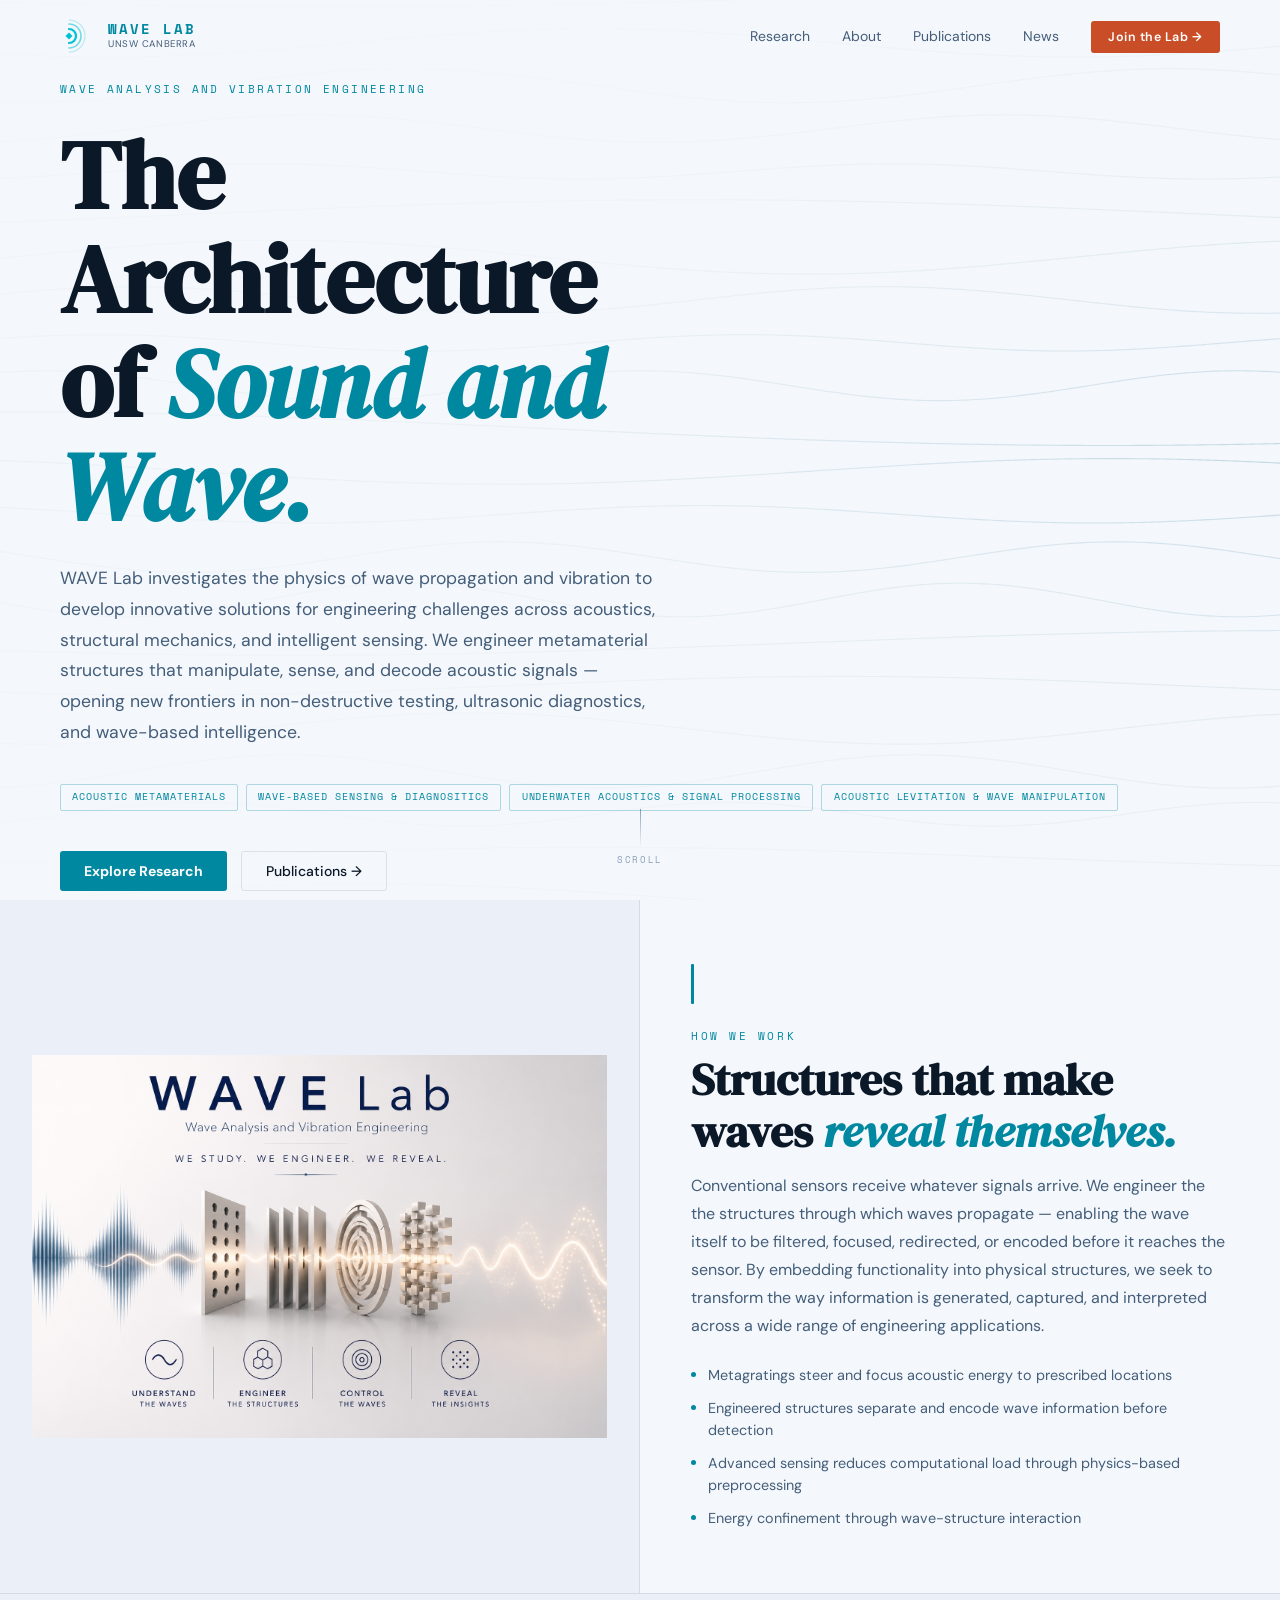
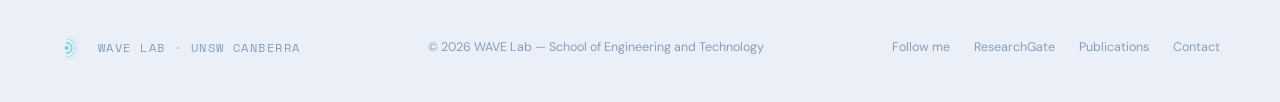
<file: index.html>
<!DOCTYPE html>
<html lang="en">
<head>
<meta charset="UTF-8">
<meta name="viewport" content="width=device-width, initial-scale=1.0">
<meta name="description" content="WAVE Lab — Wave Analysis and Vibration Engineering at UNSW Canberra. Led by Dr. Yan Kei Chiang.">
<title>WAVE Lab | Home</title>
<link rel="preconnect" href="https://fonts.googleapis.com">
<link rel="preconnect" href="https://fonts.gstatic.com" crossorigin>
<link href="https://fonts.googleapis.com/css2?family=DM+Serif+Display:ital@0;1&family=DM+Sans:ital,opsz,wght@0,9..40,300;0,9..40,400;0,9..40,500;0,9..40,600;1,9..40,300&family=Space+Mono:wght@400;700&display=swap" rel="stylesheet">
<link rel="stylesheet" href="style.css">
</head>
<body>

<!-- ═══════════════════ NAV ═══════════════════ -->
<nav class="nav" id="nav">
  <div class="nav__inner">
    <a href="index.html" class="nav__logo" aria-label="WAVE Lab home">
      <svg class="nav__logomark" viewBox="0 0 38 38" fill="none" aria-hidden="true">
        <rect x="6.5" y="16.5" width="5" height="5" fill="#00C2D4" transform="rotate(45 9 19)"/>
        <path d="M9,12 A7,7 0 0,1 9,26" stroke="#00C2D4" stroke-width="2.2" stroke-linecap="round"/>
        <path d="M9,7 A12,12 0 0,1 9,31" stroke="#00C2D4" stroke-width="1.6" stroke-linecap="round" opacity=".55"/>
        <path d="M9,3 A16,16 0 0,1 9,35" stroke="#00C2D4" stroke-width="1.1" stroke-linecap="round" opacity=".28"/>
      </svg>
      <div class="nav__logotext">
        <span class="nav__logoname">WAVE LAB</span>
        <span class="nav__logosub">UNSW Canberra</span>
      </div>
    </a>
    <ul class="nav__links" id="nav-links" role="list">
      <li><a href="research.html">Research</a></li>
      <li><a href="about.html">About</a></li>
      <li><a href="publications.html">Publications</a></li>
      <li><a href="news.html">News</a></li>
      <li><a href="collaborate.html" class="nav__cta">Join the Lab →</a></li>
    </ul>
    <button class="nav__burger" id="burger" aria-label="Toggle navigation" aria-expanded="false">
      <span></span><span></span><span></span>
    </button>
  </div>
</nav>

<!-- ═══════════════════ HERO ═══════════════════ -->
<section class="hero" id="home" aria-labelledby="hero-headline">
  <canvas class="hero__canvas" id="wave-canvas" aria-hidden="true"></canvas>
  <div class="hero__overlay" aria-hidden="true"></div>
  <div class="hero__content container">
    <p class="hero__eyebrow">Wave Analysis and Vibration Engineering</p>
    <h1 class="hero__headline" id="hero-headline">The Architecture<br>of <em>Sound and Wave.</em></h1>
    <p class="hero__sub">WAVE Lab investigates the physics of wave propagation and vibration to develop innovative solutions for engineering challenges across acoustics, structural mechanics, and intelligent sensing. We engineer metamaterial structures that manipulate, sense, and decode acoustic signals — opening new frontiers in non-destructive testing, ultrasonic diagnostics, and wave-based intelligence.</p>
    <div class="hero__tags" aria-label="Research themes">
      <span class="hero__tag">Acoustic Metamaterials</span>
      <span class="hero__tag">Wave-Based Sensing & Diagnositics</span>
      <span class="hero__tag">Underwater Acoustics & Signal Processing</span>
      <span class="hero__tag">Acoustic Levitation & Wave Manipulation</span>
    </div>
    <div class="hero__actions">
      <a href="research.html" class="btn btn-primary">Explore Research</a>
      <a href="publications.html" class="btn btn-secondary">Publications →</a>
    </div>
  </div>
  <div class="hero__scroll" aria-hidden="true">
    <div class="hero__scrollline"></div>
    <span>scroll</span>
  </div>
</section>

<!-- ═══════════════════ SPLIT FEATURE ═══════════════════ -->
<section aria-labelledby="feat-title">
  <div class="splitfeat fu">
    <div class="splitfeat__vis">
      <img src="Home_diagram_L.png" alt="Wave focusing — Metamaterial diagram" style="width:1200%;height:800%;object-fit:contain;">
    </div>
    <div class="splitfeat__content">
      <span class="splitfeat__accent" aria-hidden="true"></span>
      <p class="section__label">How We Work</p>
      <h2 class="section__title" id="feat-title">Structures that make<br>waves <em style="font-style:italic;color:var(--accent)">reveal themselves.</em></h2>
      <p class="section__sub">Conventional sensors receive whatever signals arrive. We engineer the the structures through which waves propagate — enabling the wave itself to be filtered, focused, redirected, or encoded before it reaches the sensor. By embedding functionality into physical structures, we seek to transform the way information is generated, captured, and interpreted across a wide range of engineering applications.</p>
      <ul class="splitfeat__list">
        <li>Metagratings steer and focus acoustic energy to prescribed locations</li>        
        <li>Engineered structures separate and encode wave information before detection</li>
        <li>Advanced sensing reduces computational load through physics-based preprocessing</li>
	<li>Energy confinement through wave-structure interaction</li>
      </ul>
    </div>
  </div>
</section>

<!-- ═══════════════════ FOOTER ═══════════════════ -->
<footer class="footer">
  <div class="container">
    <div class="footer__inner">
      <div class="footer__brand">
        <svg class="footer__brandmark" viewBox="0 0 38 38" fill="none" aria-hidden="true">
          <rect x="6.5" y="16.5" width="5" height="5" fill="#00C2D4" transform="rotate(45 9 19)"/>
          <path d="M9,12 A7,7 0 0,1 9,26" stroke="#00C2D4" stroke-width="2.2" stroke-linecap="round"/>
          <path d="M9,7 A12,12 0 0,1 9,31" stroke="#00C2D4" stroke-width="1.6" stroke-linecap="round" opacity=".55"/>
          <path d="M9,3 A16,16 0 0,1 9,35" stroke="#00C2D4" stroke-width="1.1" stroke-linecap="round" opacity=".28"/>
        </svg>
        <span class="footer__brandname">WAVE LAB · UNSW CANBERRA</span>
      </div>
      <p class="footer__copy">© 2026 WAVE Lab — School of Engineering and Technology</p>
      <nav class="footer__links" aria-label="Footer links">
	<a href="https://www.unsw.edu.au/staff/yan-kei-chiang" target="_blank" rel="noopener">Follow me</a>
        <a href="https://www.researchgate.net/profile/Yan-Kei-Chiang/research" target="_blank" rel="noopener">ResearchGate</a>
        <a href="publications.html">Publications</a>
        <a href="mailto:y.chiang@unsw.edu.au">Contact</a>
      </nav>
    </div>
  </div>
</footer>

<script src="main.js"></script>
<script>
// ── WAVE CANVAS (home page only) ─────────────────────────
(function () {
  var canvas = document.getElementById('wave-canvas');
  if (!canvas) return;
  var ctx = canvas.getContext('2d');
  var W, H, animId;
  function resize() { W = canvas.width = canvas.offsetWidth; H = canvas.height = canvas.offsetHeight; }
  resize();
  window.addEventListener('resize', resize, { passive: true });
  var waves = Array.from({ length: 22 }, function (_, i) {
    var t = i / 21;
    return {
      yRatio: t,
      freq:    0.0038 + (i % 5) * 0.0018 + Math.sin(i * 1.1) * 0.001,
      amp:     7 + Math.abs(Math.sin(i * 0.8)) * 10,
      speed:   0.007 + (i % 4) * 0.002,
      phase:   i * 0.42,
      opacity: 0.035 + Math.pow(1 - Math.abs(t - 0.5) * 2, 2) * 0.16,
    };
  });
  var tick = 0;
  function draw() {
    ctx.clearRect(0, 0, W, H);
    waves.forEach(function (w) {
      var y0 = w.yRatio * H;
      ctx.beginPath();
      for (var x = 0; x <= W; x += 4) {
        var y = y0 + Math.sin(x * w.freq + tick * w.speed + w.phase) * w.amp;
        if (x === 0) ctx.moveTo(x, y); else ctx.lineTo(x, y);
      }
      ctx.strokeStyle = 'rgba(0,100,140,' + (w.opacity * 1.8) + ')';
      ctx.lineWidth = 1.1;
      ctx.stroke();
    });
    tick++;
    animId = requestAnimationFrame(draw);
  }
  draw();
  document.addEventListener('visibilitychange', function () {
    if (document.hidden) cancelAnimationFrame(animId); else draw();
  });
})();
</script>
</body>
</html>
</file>
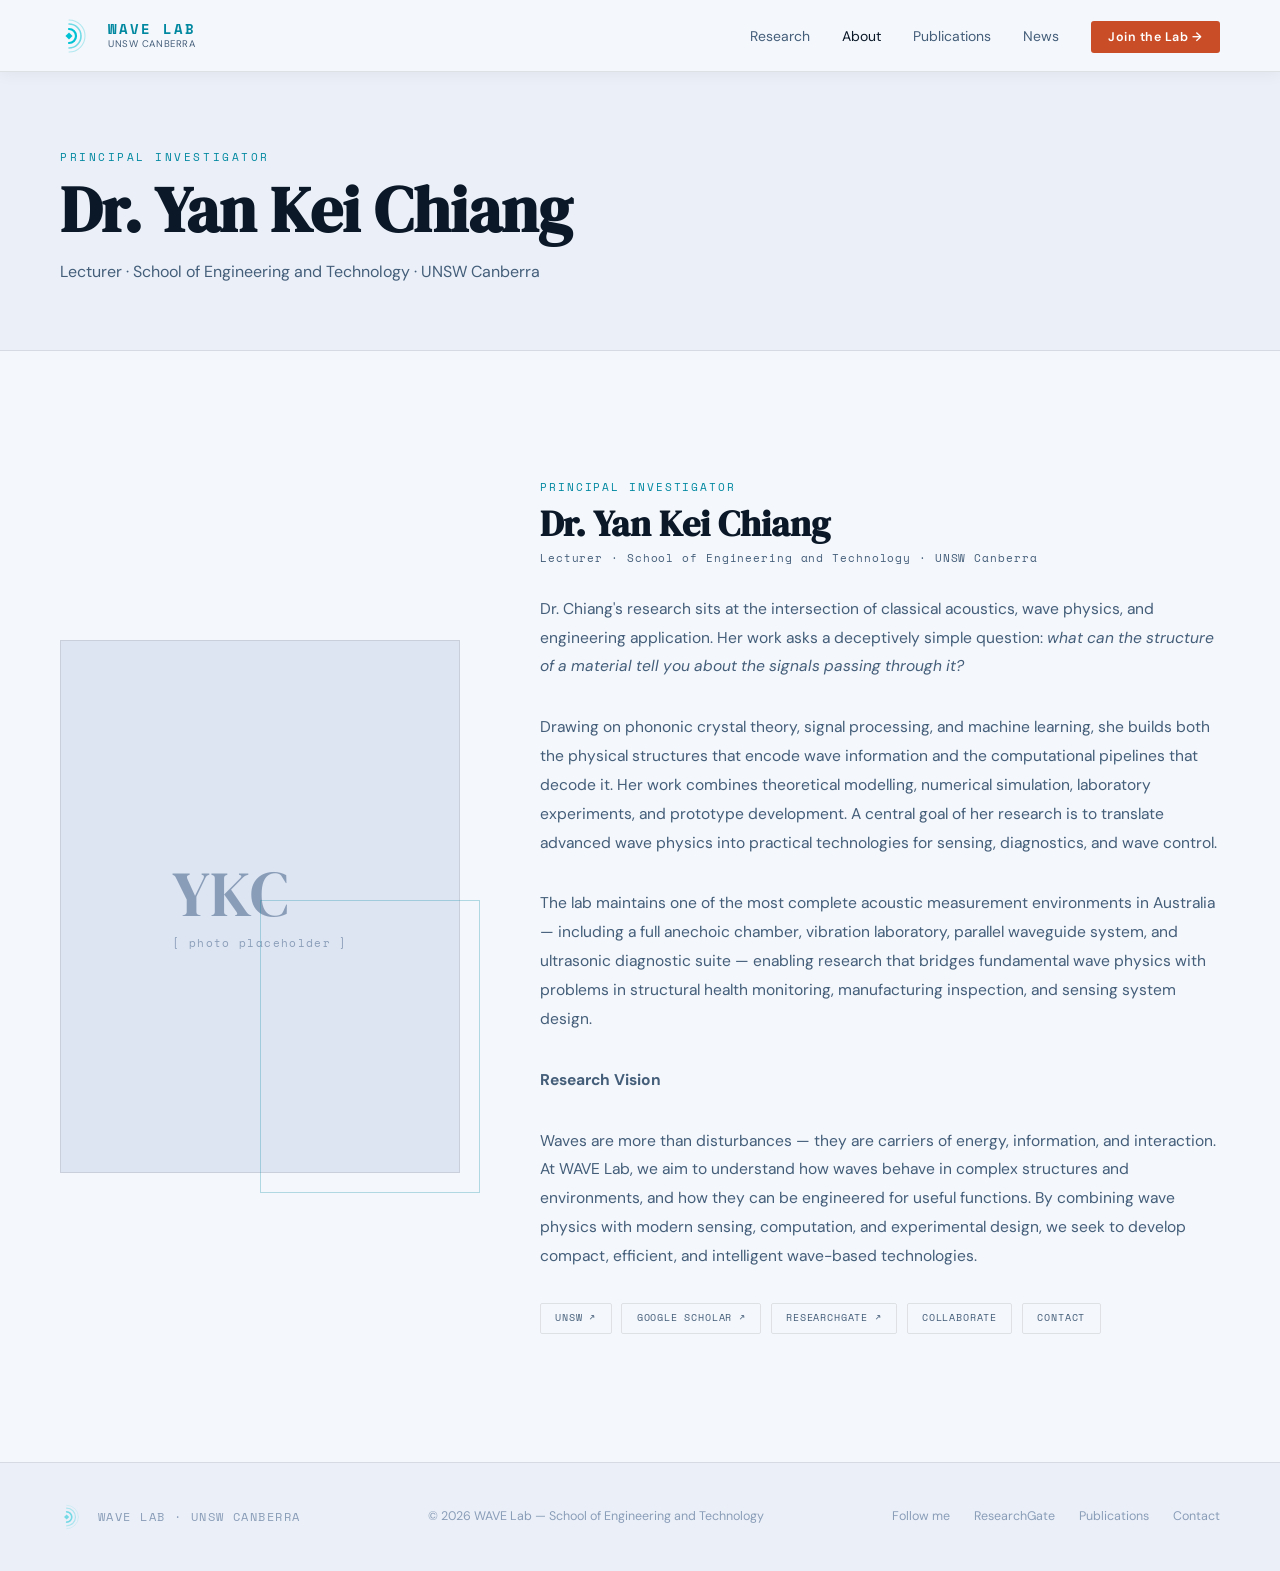
<file: about.html>
<!DOCTYPE html>
<html lang="en">
<head>
<meta charset="UTF-8">
<meta name="viewport" content="width=device-width, initial-scale=1.0">
<meta name="description" content="About Dr. Yan Kei Chiang — Principal Investigator at WAVE Lab, UNSW Canberra.">
<title>About | WAVE Lab</title>
<link rel="preconnect" href="https://fonts.googleapis.com">
<link rel="preconnect" href="https://fonts.gstatic.com" crossorigin>
<link href="https://fonts.googleapis.com/css2?family=DM+Serif+Display:ital@0;1&family=DM+Sans:ital,opsz,wght@0,9..40,300;0,9..40,400;0,9..40,500;0,9..40,600;1,9..40,300&family=Space+Mono:wght@400;700&display=swap" rel="stylesheet">
<link rel="stylesheet" href="style.css">
</head>
<body>

<!-- ═══════════════════ NAV ═══════════════════ -->
<nav class="nav nav--solid" id="nav">
  <div class="nav__inner">
    <a href="index.html" class="nav__logo" aria-label="WAVE Lab home">
      <svg class="nav__logomark" viewBox="0 0 38 38" fill="none" aria-hidden="true">
        <rect x="6.5" y="16.5" width="5" height="5" fill="#00C2D4" transform="rotate(45 9 19)"/>
        <path d="M9,12 A7,7 0 0,1 9,26" stroke="#00C2D4" stroke-width="2.2" stroke-linecap="round"/>
        <path d="M9,7 A12,12 0 0,1 9,31" stroke="#00C2D4" stroke-width="1.6" stroke-linecap="round" opacity=".55"/>
        <path d="M9,3 A16,16 0 0,1 9,35" stroke="#00C2D4" stroke-width="1.1" stroke-linecap="round" opacity=".28"/>
      </svg>
      <div class="nav__logotext">
        <span class="nav__logoname">WAVE LAB</span>
        <span class="nav__logosub">UNSW Canberra</span>
      </div>
    </a>
    <ul class="nav__links" id="nav-links" role="list">
      <li><a href="research.html">Research</a></li>
      <li><a href="about.html" class="active">About</a></li>
      <li><a href="publications.html">Publications</a></li>
      <li><a href="news.html">News</a></li>
      <li><a href="collaborate.html" class="nav__cta">Join the Lab →</a></li>
    </ul>
    <button class="nav__burger" id="burger" aria-label="Toggle navigation" aria-expanded="false">
      <span></span><span></span><span></span>
    </button>
  </div>
</nav>

<!-- ═══════════════════ PAGE HERO ═══════════════════ -->
<header class="page-hero">
  <div class="container">
    <p class="page-hero__label">Principal Investigator</p>
    <h1 class="page-hero__title">Dr. Yan Kei Chiang</h1>
    <p class="page-hero__sub">Lecturer · School of Engineering and Technology · UNSW Canberra</p>
  </div>
</header>

<!-- ═══════════════════ ABOUT ═══════════════════ -->
<section class="section section--dark" aria-labelledby="about-title">
  <div class="container">
    <div class="about-grid">
      <div class="about-photo fu">
        <div class="about-photobox">
          <div>
            <div class="about-photobox__initials">YKC</div>
            <div class="about-photobox__mono">[ photo placeholder ]</div>
          </div>
        </div>
        <div class="about-accent" aria-hidden="true"></div>
      </div>
      <div class="fu" style="transition-delay:.15s">
        <p class="about-content__role">Principal Investigator</p>
        <h2 class="about-content__name" id="about-title">Dr. Yan Kei Chiang</h2>
        <p class="about-content__inst">Lecturer · School of Engineering and Technology · UNSW Canberra</p>
        <p class="about-content__bio">
          Dr. Chiang's research sits at the intersection of classical acoustics, wave physics, and engineering application. Her work asks a deceptively simple question: <em>what can the structure of a material tell you about the signals passing through it?</em>
        </p>
        <p class="about-content__bio">
          Drawing on phononic crystal theory, signal processing, and machine learning, she builds both the physical structures that encode wave information and the computational pipelines that decode it. Her work combines theoretical modelling, numerical simulation, laboratory experiments, and prototype development. A central goal of her research is to translate advanced wave physics into practical technologies for sensing, diagnostics, and wave control.
	</p>
        <p class="about-content__bio">
The lab maintains one of the most complete acoustic measurement environments in Australia — including a full anechoic chamber, vibration laboratory, parallel waveguide system, and ultrasonic diagnostic suite — enabling research that bridges fundamental wave physics with problems in structural health monitoring, manufacturing inspection, and sensing system design.
        </p>
	<p class="about-content__bio">
          <strong>Research Vision</strong>
	</p>
	<p class="about-content__bio">
          Waves are more than disturbances — they are carriers of energy, information, and interaction.
At WAVE Lab, we aim to understand how waves behave in complex structures and environments, and how they can be engineered for useful functions. By combining wave physics with modern sensing, computation, and experimental design, we seek to develop compact, efficient, and intelligent wave-based technologies.
	</p>
        <div class="about-links">
	    <a href="https://www.unsw.edu.au/staff/yan-kei-chiang" class="pill" target="_blank" rel="noopener">UNSW ↗</a>
          <a href="https://scholar.google.com/citations?user=UhE_OJIAAAAJ&hl=en" class="pill" target="_blank" rel="noopener">Google Scholar ↗</a>
          <a href="https://www.researchgate.net/profile/Yan-Kei-Chiang/research" class="pill" target="_blank" rel="noopener">ResearchGate ↗</a>
          <a href="collaborate.html" class="pill">Collaborate</a>
          <a href="mailto:y.chiang@adfa.edu.au" class="pill">Contact</a>
        </div>
      </div>
    </div>
  </div>
</section>

<!-- ═══════════════════ FOOTER ═══════════════════ -->
<footer class="footer">
  <div class="container">
    <div class="footer__inner">
      <div class="footer__brand">
        <svg class="footer__brandmark" viewBox="0 0 38 38" fill="none" aria-hidden="true">
          <rect x="6.5" y="16.5" width="5" height="5" fill="#00C2D4" transform="rotate(45 9 19)"/>
          <path d="M9,12 A7,7 0 0,1 9,26" stroke="#00C2D4" stroke-width="2.2" stroke-linecap="round"/>
          <path d="M9,7 A12,12 0 0,1 9,31" stroke="#00C2D4" stroke-width="1.6" stroke-linecap="round" opacity=".55"/>
          <path d="M9,3 A16,16 0 0,1 9,35" stroke="#00C2D4" stroke-width="1.1" stroke-linecap="round" opacity=".28"/>
        </svg>
        <span class="footer__brandname">WAVE LAB · UNSW CANBERRA</span>
      </div>
      <p class="footer__copy">© 2026 WAVE Lab — School of Engineering and Technology</p>
      <nav class="footer__links" aria-label="Footer links">
	<a href="https://www.unsw.edu.au/staff/yan-kei-chiang" target="_blank" rel="noopener">Follow me</a>
        <a href="https://www.researchgate.net/profile/Yan-Kei-Chiang/research" target="_blank" rel="noopener">ResearchGate</a>
        <a href="publications.html">Publications</a>
        <a href="mailto:y.chiang@unsw.edu.au">Contact</a>
      </nav>
    </div>
  </div>
</footer>

<script src="main.js"></script>
</body>
</html>
</file>
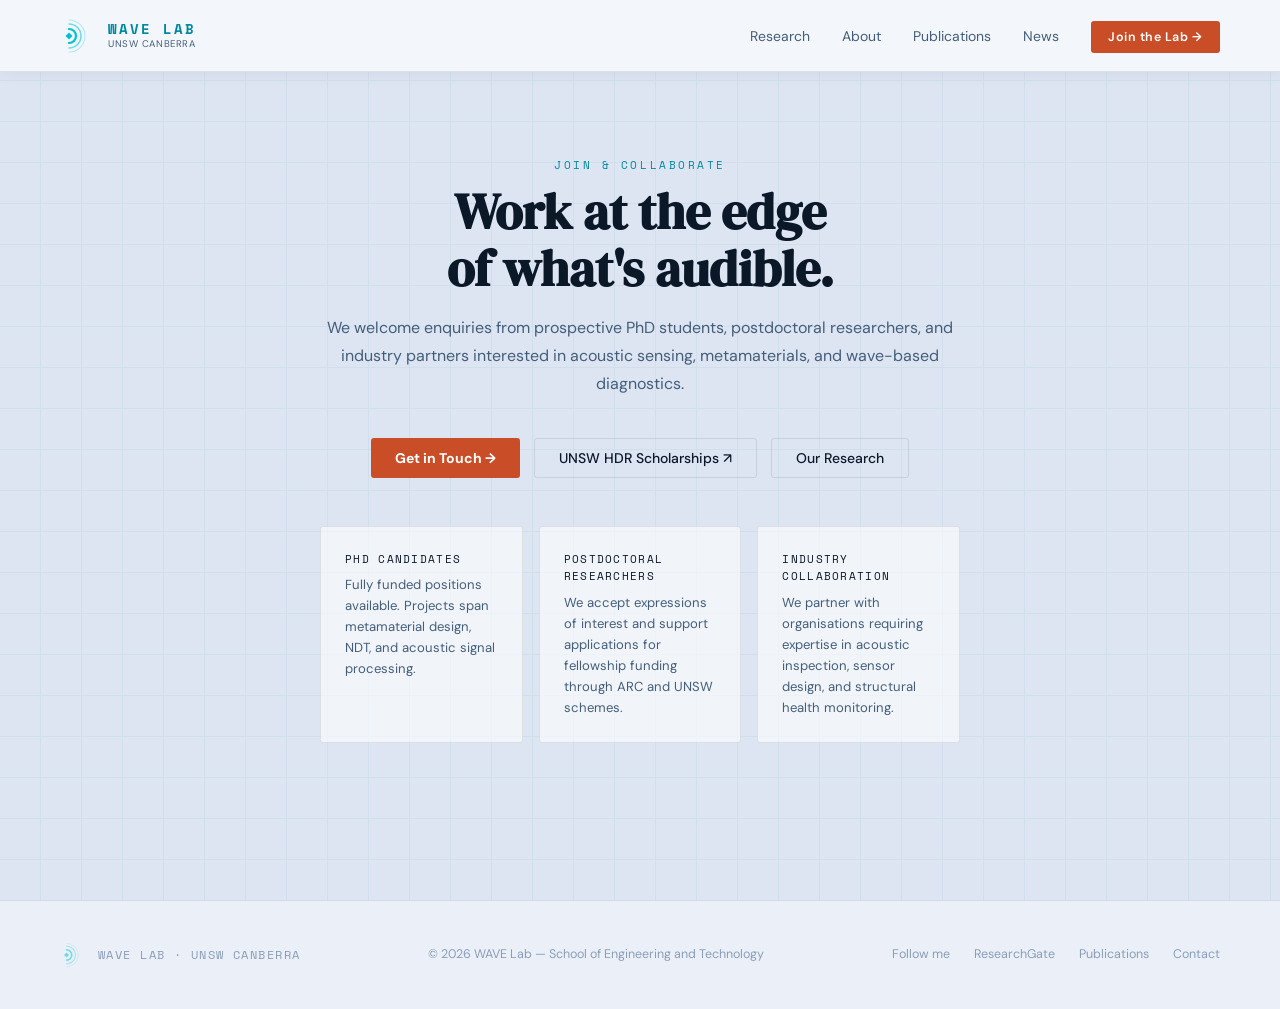
<file: collaborate.html>
<!DOCTYPE html>
<html lang="en">
<head>
<meta charset="UTF-8">
<meta name="viewport" content="width=device-width, initial-scale=1.0">
<meta name="description" content="Join or collaborate with WAVE Lab — PhD positions, postdoctoral opportunities, and industry partnerships at UNSW Canberra.">
<title>Collaborate | WAVE Lab</title>
<link rel="preconnect" href="https://fonts.googleapis.com">
<link rel="preconnect" href="https://fonts.gstatic.com" crossorigin>
<link href="https://fonts.googleapis.com/css2?family=DM+Serif+Display:ital@0;1&family=DM+Sans:ital,opsz,wght@0,9..40,300;0,9..40,400;0,9..40,500;0,9..40,600;1,9..40,300&family=Space+Mono:wght@400;700&display=swap" rel="stylesheet">
<link rel="stylesheet" href="style.css">
</head>
<body>

<!-- ═══════════════════ NAV ═══════════════════ -->
<nav class="nav nav--solid" id="nav">
  <div class="nav__inner">
    <a href="index.html" class="nav__logo" aria-label="WAVE Lab home">
      <svg class="nav__logomark" viewBox="0 0 38 38" fill="none" aria-hidden="true">
        <rect x="6.5" y="16.5" width="5" height="5" fill="#00C2D4" transform="rotate(45 9 19)"/>
        <path d="M9,12 A7,7 0 0,1 9,26" stroke="#00C2D4" stroke-width="2.2" stroke-linecap="round"/>
        <path d="M9,7 A12,12 0 0,1 9,31" stroke="#00C2D4" stroke-width="1.6" stroke-linecap="round" opacity=".55"/>
        <path d="M9,3 A16,16 0 0,1 9,35" stroke="#00C2D4" stroke-width="1.1" stroke-linecap="round" opacity=".28"/>
      </svg>
      <div class="nav__logotext">
        <span class="nav__logoname">WAVE LAB</span>
        <span class="nav__logosub">UNSW Canberra</span>
      </div>
    </a>
    <ul class="nav__links" id="nav-links" role="list">
      <li><a href="research.html">Research</a></li>
      <li><a href="about.html">About</a></li>
      <li><a href="publications.html">Publications</a></li>
      <li><a href="news.html">News</a></li>
      <li><a href="collaborate.html" class="nav__cta active">Join the Lab →</a></li>
    </ul>
    <button class="nav__burger" id="burger" aria-label="Toggle navigation" aria-expanded="false">
      <span></span><span></span><span></span>
    </button>
  </div>
</nav>

<!-- ═══════════════════ JOIN ═══════════════════ -->
<section class="join" style="min-height:100vh;display:flex;align-items:center;" aria-labelledby="join-title">
  <div class="join__gridlines" aria-hidden="true"></div>
  <div class="container" style="width:100%">
    <div class="join__inner">
      <p class="section__label" style="margin-bottom:.6rem">Join &amp; Collaborate</p>
      <h1 class="join__title" id="join-title">Work at the edge<br>of what's audible.</h1>
      <p class="join__sub">We welcome enquiries from prospective PhD students, postdoctoral researchers, and industry partners interested in acoustic sensing, metamaterials, and wave-based diagnostics.</p>
      <div class="join__actions">
        <a href="mailto:y.chiang@unsw.edu.au" class="btn btn-warm">Get in Touch →</a>
	<a href="https://www.unsw.edu.au/research/hdr/scholarships" class="btn btn-secondary">UNSW HDR Scholarships ↗</a>
        <a href="research.html" class="btn btn-secondary">Our Research</a>
      </div>
      <div class="join__options">
        <div class="joption">
          <p class="joption__title">PhD Candidates</p>
          <p class="joption__text">Fully funded positions available. Projects span metamaterial design, NDT, and acoustic signal processing.</p>
        </div>
        <div class="joption">
          <p class="joption__title">Postdoctoral Researchers</p>
          <p class="joption__text">We accept expressions of interest and support applications for fellowship funding through ARC and UNSW schemes.</p>
        </div>
        <div class="joption">
          <p class="joption__title">Industry Collaboration</p>
          <p class="joption__text">We partner with organisations requiring expertise in acoustic inspection, sensor design, and structural health monitoring.</p>
        </div>
      </div>
    </div>
  </div>
</section>

<!-- ═══════════════════ FOOTER ═══════════════════ -->
<footer class="footer">
  <div class="container">
    <div class="footer__inner">
      <div class="footer__brand">
        <svg class="footer__brandmark" viewBox="0 0 38 38" fill="none" aria-hidden="true">
          <rect x="6.5" y="16.5" width="5" height="5" fill="#00C2D4" transform="rotate(45 9 19)"/>
          <path d="M9,12 A7,7 0 0,1 9,26" stroke="#00C2D4" stroke-width="2.2" stroke-linecap="round"/>
          <path d="M9,7 A12,12 0 0,1 9,31" stroke="#00C2D4" stroke-width="1.6" stroke-linecap="round" opacity=".55"/>
          <path d="M9,3 A16,16 0 0,1 9,35" stroke="#00C2D4" stroke-width="1.1" stroke-linecap="round" opacity=".28"/>
        </svg>
        <span class="footer__brandname">WAVE LAB · UNSW CANBERRA</span>
      </div>
      <p class="footer__copy">© 2026 WAVE Lab — School of Engineering and Technology</p>
      <nav class="footer__links" aria-label="Footer links">
	<a href="https://www.unsw.edu.au/staff/yan-kei-chiang" target="_blank" rel="noopener">Follow me</a>
        <a href="https://www.researchgate.net/profile/Yan-Kei-Chiang/research" target="_blank" rel="noopener">ResearchGate</a>
        <a href="publications.html">Publications</a>
        <a href="mailto:y.chiang@unsw.edu.au">Contact</a>
      </nav>
    </div>
  </div>
</footer>

<script src="main.js"></script>
</body>
</html>
</file>
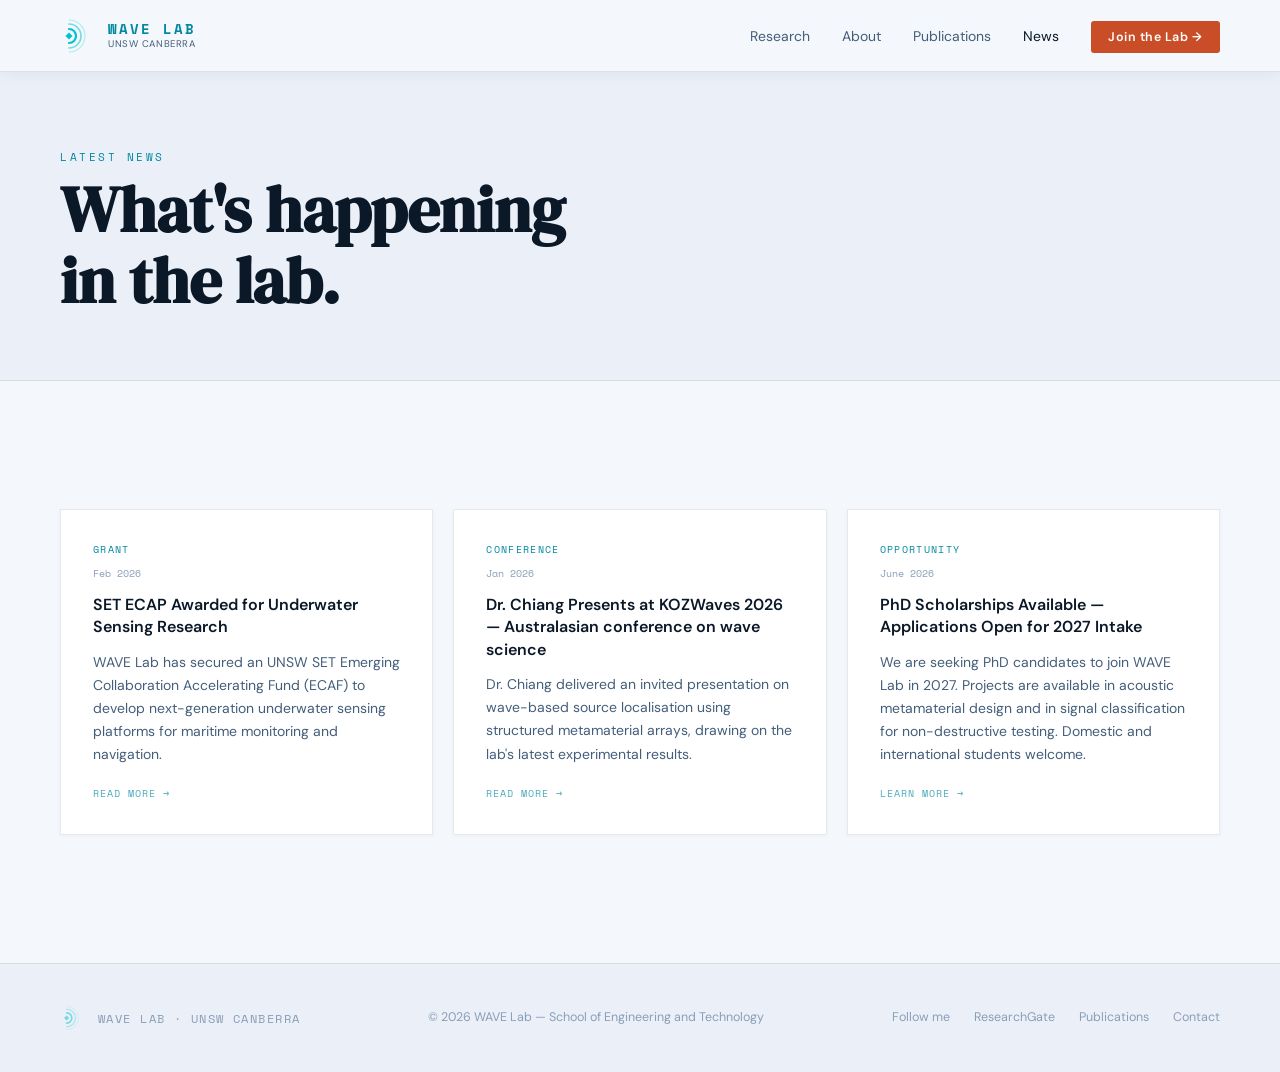
<file: news.html>
<!DOCTYPE html>
<html lang="en">
<head>
<meta charset="UTF-8">
<meta name="viewport" content="width=device-width, initial-scale=1.0">
<meta name="description" content="Latest news from WAVE Lab — grants, conferences, and opportunities at UNSW Canberra.">
<title>News | WAVE Lab</title>
<link rel="preconnect" href="https://fonts.googleapis.com">
<link rel="preconnect" href="https://fonts.gstatic.com" crossorigin>
<link href="https://fonts.googleapis.com/css2?family=DM+Serif+Display:ital@0;1&family=DM+Sans:ital,opsz,wght@0,9..40,300;0,9..40,400;0,9..40,500;0,9..40,600;1,9..40,300&family=Space+Mono:wght@400;700&display=swap" rel="stylesheet">
<link rel="stylesheet" href="style.css">
</head>
<body>

<!-- ═══════════════════ NAV ═══════════════════ -->
<nav class="nav nav--solid" id="nav">
  <div class="nav__inner">
    <a href="index.html" class="nav__logo" aria-label="WAVE Lab home">
      <svg class="nav__logomark" viewBox="0 0 38 38" fill="none" aria-hidden="true">
        <rect x="6.5" y="16.5" width="5" height="5" fill="#00C2D4" transform="rotate(45 9 19)"/>
        <path d="M9,12 A7,7 0 0,1 9,26" stroke="#00C2D4" stroke-width="2.2" stroke-linecap="round"/>
        <path d="M9,7 A12,12 0 0,1 9,31" stroke="#00C2D4" stroke-width="1.6" stroke-linecap="round" opacity=".55"/>
        <path d="M9,3 A16,16 0 0,1 9,35" stroke="#00C2D4" stroke-width="1.1" stroke-linecap="round" opacity=".28"/>
      </svg>
      <div class="nav__logotext">
        <span class="nav__logoname">WAVE LAB</span>
        <span class="nav__logosub">UNSW Canberra</span>
      </div>
    </a>
    <ul class="nav__links" id="nav-links" role="list">
      <li><a href="research.html">Research</a></li>
      <li><a href="about.html">About</a></li>
      <li><a href="publications.html">Publications</a></li>
      <li><a href="news.html" class="active">News</a></li>
      <li><a href="collaborate.html" class="nav__cta">Join the Lab →</a></li>
    </ul>
    <button class="nav__burger" id="burger" aria-label="Toggle navigation" aria-expanded="false">
      <span></span><span></span><span></span>
    </button>
  </div>
</nav>

<!-- ═══════════════════ PAGE HERO ═══════════════════ -->
<header class="page-hero">
  <div class="container">
    <p class="page-hero__label">Latest News</p>
    <h1 class="page-hero__title">What's happening<br>in the lab.</h1>
  </div>
</header>

<!-- ═══════════════════ NEWS ═══════════════════ -->
<section class="section section--dark" aria-labelledby="news-title">
  <div class="container">
    <div class="news-grid">
      <article class="newscard fu">
        <p class="newscard__tag">Grant</p>
        <p class="newscard__date">Feb 2026</p>
        <h2 class="newscard__title">SET ECAP Awarded for Underwater Sensing Research</h2>
        <p class="newscard__text">WAVE Lab has secured an UNSW SET Emerging Collaboration Accelerating Fund (ECAF) to develop next-generation underwater sensing platforms for maritime monitoring and navigation.</p>
        <a href="research.html" class="newscard__more">Read more →</a>
      </article>
      <article class="newscard fu">
        <p class="newscard__tag">Conference</p>
        <p class="newscard__date">Jan 2026</p>
        <h2 class="newscard__title">Dr. Chiang Presents at KOZWaves 2026 — Australasian conference on wave science</h2>
        <p class="newscard__text">Dr. Chiang delivered an invited presentation on wave-based source localisation using structured metamaterial arrays, drawing on the lab's latest experimental results.</p>
        <a href="research.html" class="newscard__more">Read more →</a>
      </article>
      <article class="newscard fu">
        <p class="newscard__tag">Opportunity</p>
        <p class="newscard__date">June 2026</p>
        <h2 class="newscard__title">PhD Scholarships Available — Applications Open for 2027 Intake</h2>
        <p class="newscard__text">We are seeking PhD candidates to join WAVE Lab in 2027. Projects are available in acoustic metamaterial design and in signal classification for non-destructive testing. Domestic and international students welcome.</p>
        <a href="collaborate.html" class="newscard__more">Learn more →</a>
      </article>
    </div>
  </div>
</section>

<!-- ═══════════════════ FOOTER ═══════════════════ -->
<footer class="footer">
  <div class="container">
    <div class="footer__inner">
      <div class="footer__brand">
        <svg class="footer__brandmark" viewBox="0 0 38 38" fill="none" aria-hidden="true">
          <rect x="6.5" y="16.5" width="5" height="5" fill="#00C2D4" transform="rotate(45 9 19)"/>
          <path d="M9,12 A7,7 0 0,1 9,26" stroke="#00C2D4" stroke-width="2.2" stroke-linecap="round"/>
          <path d="M9,7 A12,12 0 0,1 9,31" stroke="#00C2D4" stroke-width="1.6" stroke-linecap="round" opacity=".55"/>
          <path d="M9,3 A16,16 0 0,1 9,35" stroke="#00C2D4" stroke-width="1.1" stroke-linecap="round" opacity=".28"/>
        </svg>
        <span class="footer__brandname">WAVE LAB · UNSW CANBERRA</span>
      </div>
      <p class="footer__copy">© 2026 WAVE Lab — School of Engineering and Technology</p>
      <nav class="footer__links" aria-label="Footer links">
	<a href="https://www.unsw.edu.au/staff/yan-kei-chiang" target="_blank" rel="noopener">Follow me</a>
        <a href="https://www.researchgate.net/profile/Yan-Kei-Chiang/research" target="_blank" rel="noopener">ResearchGate</a>
        <a href="publications.html">Publications</a>
        <a href="mailto:y.chiang@unsw.edu.au">Contact</a>
      </nav>
    </div>
  </div>
</footer>

<script src="main.js"></script>
</body>
</html>
</file>
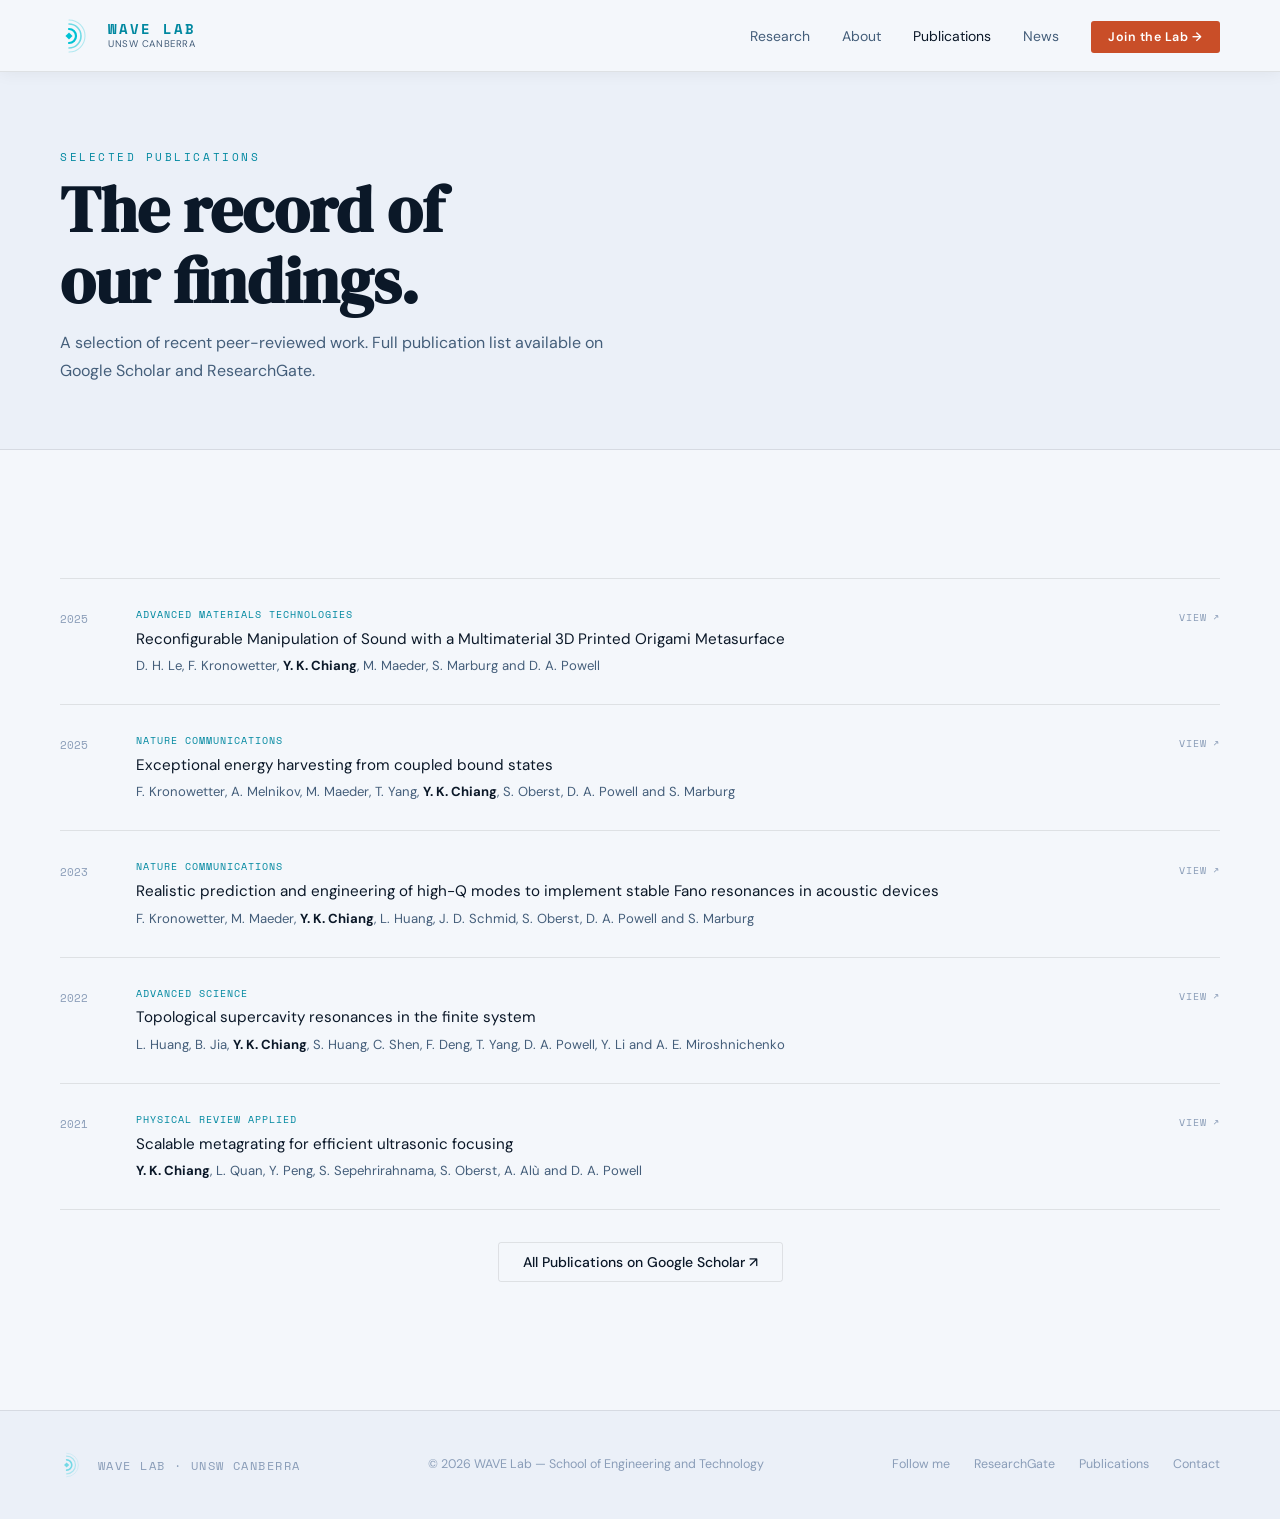
<file: publications.html>
<!DOCTYPE html>
<html lang="en">
<head>
<meta charset="UTF-8">
<meta name="viewport" content="width=device-width, initial-scale=1.0">
<meta name="description" content="Publications from WAVE Lab — peer-reviewed research on acoustic metamaterials, ultrasonic sensing, and wave-based classification.">
<title>Publications | WAVE Lab</title>
<link rel="preconnect" href="https://fonts.googleapis.com">
<link rel="preconnect" href="https://fonts.gstatic.com" crossorigin>
<link href="https://fonts.googleapis.com/css2?family=DM+Serif+Display:ital@0;1&family=DM+Sans:ital,opsz,wght@0,9..40,300;0,9..40,400;0,9..40,500;0,9..40,600;1,9..40,300&family=Space+Mono:wght@400;700&display=swap" rel="stylesheet">
<link rel="stylesheet" href="style.css">
</head>
<body>

<!-- ═══════════════════ NAV ═══════════════════ -->
<nav class="nav nav--solid" id="nav">
  <div class="nav__inner">
    <a href="index.html" class="nav__logo" aria-label="WAVE Lab home">
      <svg class="nav__logomark" viewBox="0 0 38 38" fill="none" aria-hidden="true">
        <rect x="6.5" y="16.5" width="5" height="5" fill="#00C2D4" transform="rotate(45 9 19)"/>
        <path d="M9,12 A7,7 0 0,1 9,26" stroke="#00C2D4" stroke-width="2.2" stroke-linecap="round"/>
        <path d="M9,7 A12,12 0 0,1 9,31" stroke="#00C2D4" stroke-width="1.6" stroke-linecap="round" opacity=".55"/>
        <path d="M9,3 A16,16 0 0,1 9,35" stroke="#00C2D4" stroke-width="1.1" stroke-linecap="round" opacity=".28"/>
      </svg>
      <div class="nav__logotext">
        <span class="nav__logoname">WAVE LAB</span>
        <span class="nav__logosub">UNSW Canberra</span>
      </div>
    </a>
    <ul class="nav__links" id="nav-links" role="list">
      <li><a href="research.html">Research</a></li>
      <li><a href="about.html">About</a></li>
      <li><a href="publications.html" class="active">Publications</a></li>
      <li><a href="news.html">News</a></li>
      <li><a href="collaborate.html" class="nav__cta">Join the Lab →</a></li>
    </ul>
    <button class="nav__burger" id="burger" aria-label="Toggle navigation" aria-expanded="false">
      <span></span><span></span><span></span>
    </button>
  </div>
</nav>

<!-- ═══════════════════ PAGE HERO ═══════════════════ -->
<header class="page-hero">
  <div class="container">
    <p class="page-hero__label">Selected Publications</p>
    <h1 class="page-hero__title">The record of<br>our findings.</h1>
    <p class="page-hero__sub">A selection of recent peer-reviewed work. Full publication list available on Google Scholar and ResearchGate.</p>
  </div>
</header>

<!-- ═══════════════════ PUBLICATIONS ═══════════════════ -->
<section class="section section--dark" aria-labelledby="pub-title">
  <div class="container">
    <div class="pub-list" role="list">
      <article class="pub-item fu" role="listitem">
        <span class="pub-year">2025</span>
        <div>
          <p class="pub-venue">Advanced Materials Technologies</p>
          <p class="pub-title">Reconfigurable Manipulation of Sound with a Multimaterial 3D Printed Origami Metasurface</p>
          <p class="pub-authors">D. H. Le, F. Kronowetter, <strong>Y. K. Chiang</strong>, M. Maeder, S. Marburg and D. A. Powell</p>
        </div>
        <a href="https://doi.org/10.1002/admt.202401660" class="pub-link" target="_blank" rel="noopener">View ↗</a>
      </article>
      <article class="pub-item fu" role="listitem">
        <span class="pub-year">2025</span>
        <div>
          <p class="pub-venue">Nature Communications</p>
          <p class="pub-title">Exceptional energy harvesting from coupled bound states</p>
          <p class="pub-authors">F. Kronowetter, A. Melnikov, M. Maeder, T. Yang, <strong>Y. K. Chiang</strong>, S. Oberst, D. A. Powell and S. Marburg</p>
        </div>
        <a href="https://doi.org/10.1038/s41467-025-58831-1" class="pub-link" target="_blank" rel="noopener">View ↗</a>
      </article>
      <article class="pub-item fu" role="listitem">
        <span class="pub-year">2023</span>
        <div>
          <p class="pub-venue">Nature Communications</p>
          <p class="pub-title">Realistic prediction and engineering of high-Q modes to implement stable Fano resonances in acoustic devices</p>
          <p class="pub-authors">F. Kronowetter, M. Maeder, <strong>Y. K. Chiang</strong>, L. Huang, J. D. Schmid, S. Oberst, D. A. Powell and S. Marburg</p>
        </div>
        <a href="https://doi.org/10.1038/s41467-023-42621-8" class="pub-link" target="_blank" rel="noopener">View ↗</a>
      </article>
      <article class="pub-item fu" role="listitem">
        <span class="pub-year">2022</span>
        <div>
          <p class="pub-venue">Advanced Science</p>
          <p class="pub-title">Topological supercavity resonances in the finite system</p>
          <p class="pub-authors">L. Huang, B. Jia, <strong>Y. K. Chiang</strong>, S. Huang, C. Shen, F. Deng, T. Yang, D. A. Powell, Y. Li and A. E. Miroshnichenko</p>
        </div>
        <a href="https://doi.org/10.1002/advs.202200257" class="pub-link" target="_blank" rel="noopener">View ↗</a>
      </article>
      <article class="pub-item fu" role="listitem">
        <span class="pub-year">2021</span>
        <div>
          <p class="pub-venue">Physical Review Applied</p>
          <p class="pub-title">Scalable metagrating for efficient ultrasonic focusing</p>
          <p class="pub-authors"><strong>Y. K. Chiang</strong>, L. Quan, Y. Peng, S. Sepehrirahnama, S. Oberst, A. Alù and D. A. Powell</p>
        </div>
        <a href="https://doi.org/10.1103/PhysRevApplied.16.064014" class="pub-link" target="_blank" rel="noopener">View ↗</a>
      </article>
    </div>
    <div class="pub-more fu">
      <a href="https://scholar.google.com/citations?user=UhE_OJIAAAAJ&hl=en" class="btn btn-secondary" target="_blank" rel="noopener">All Publications on Google Scholar ↗</a>
    </div>
  </div>
</section>

<!-- ═══════════════════ FOOTER ═══════════════════ -->
<footer class="footer">
  <div class="container">
    <div class="footer__inner">
      <div class="footer__brand">
        <svg class="footer__brandmark" viewBox="0 0 38 38" fill="none" aria-hidden="true">
          <rect x="6.5" y="16.5" width="5" height="5" fill="#00C2D4" transform="rotate(45 9 19)"/>
          <path d="M9,12 A7,7 0 0,1 9,26" stroke="#00C2D4" stroke-width="2.2" stroke-linecap="round"/>
          <path d="M9,7 A12,12 0 0,1 9,31" stroke="#00C2D4" stroke-width="1.6" stroke-linecap="round" opacity=".55"/>
          <path d="M9,3 A16,16 0 0,1 9,35" stroke="#00C2D4" stroke-width="1.1" stroke-linecap="round" opacity=".28"/>
        </svg>
        <span class="footer__brandname">WAVE LAB · UNSW CANBERRA</span>
      </div>
      <p class="footer__copy">© 2026 WAVE Lab — School of Engineering and Technology</p>
      <nav class="footer__links" aria-label="Footer links">
	<a href="https://www.unsw.edu.au/staff/yan-kei-chiang" target="_blank" rel="noopener">Follow me</a>
        <a href="https://www.researchgate.net/profile/Yan-Kei-Chiang/research" target="_blank" rel="noopener">ResearchGate</a>
        <a href="publications.html">Publications</a>
        <a href="mailto:y.chiang@unsw.edu.au">Contact</a>
      </nav>
    </div>
  </div>
</footer>

<script src="main.js"></script>
</body>
</html>
</file>
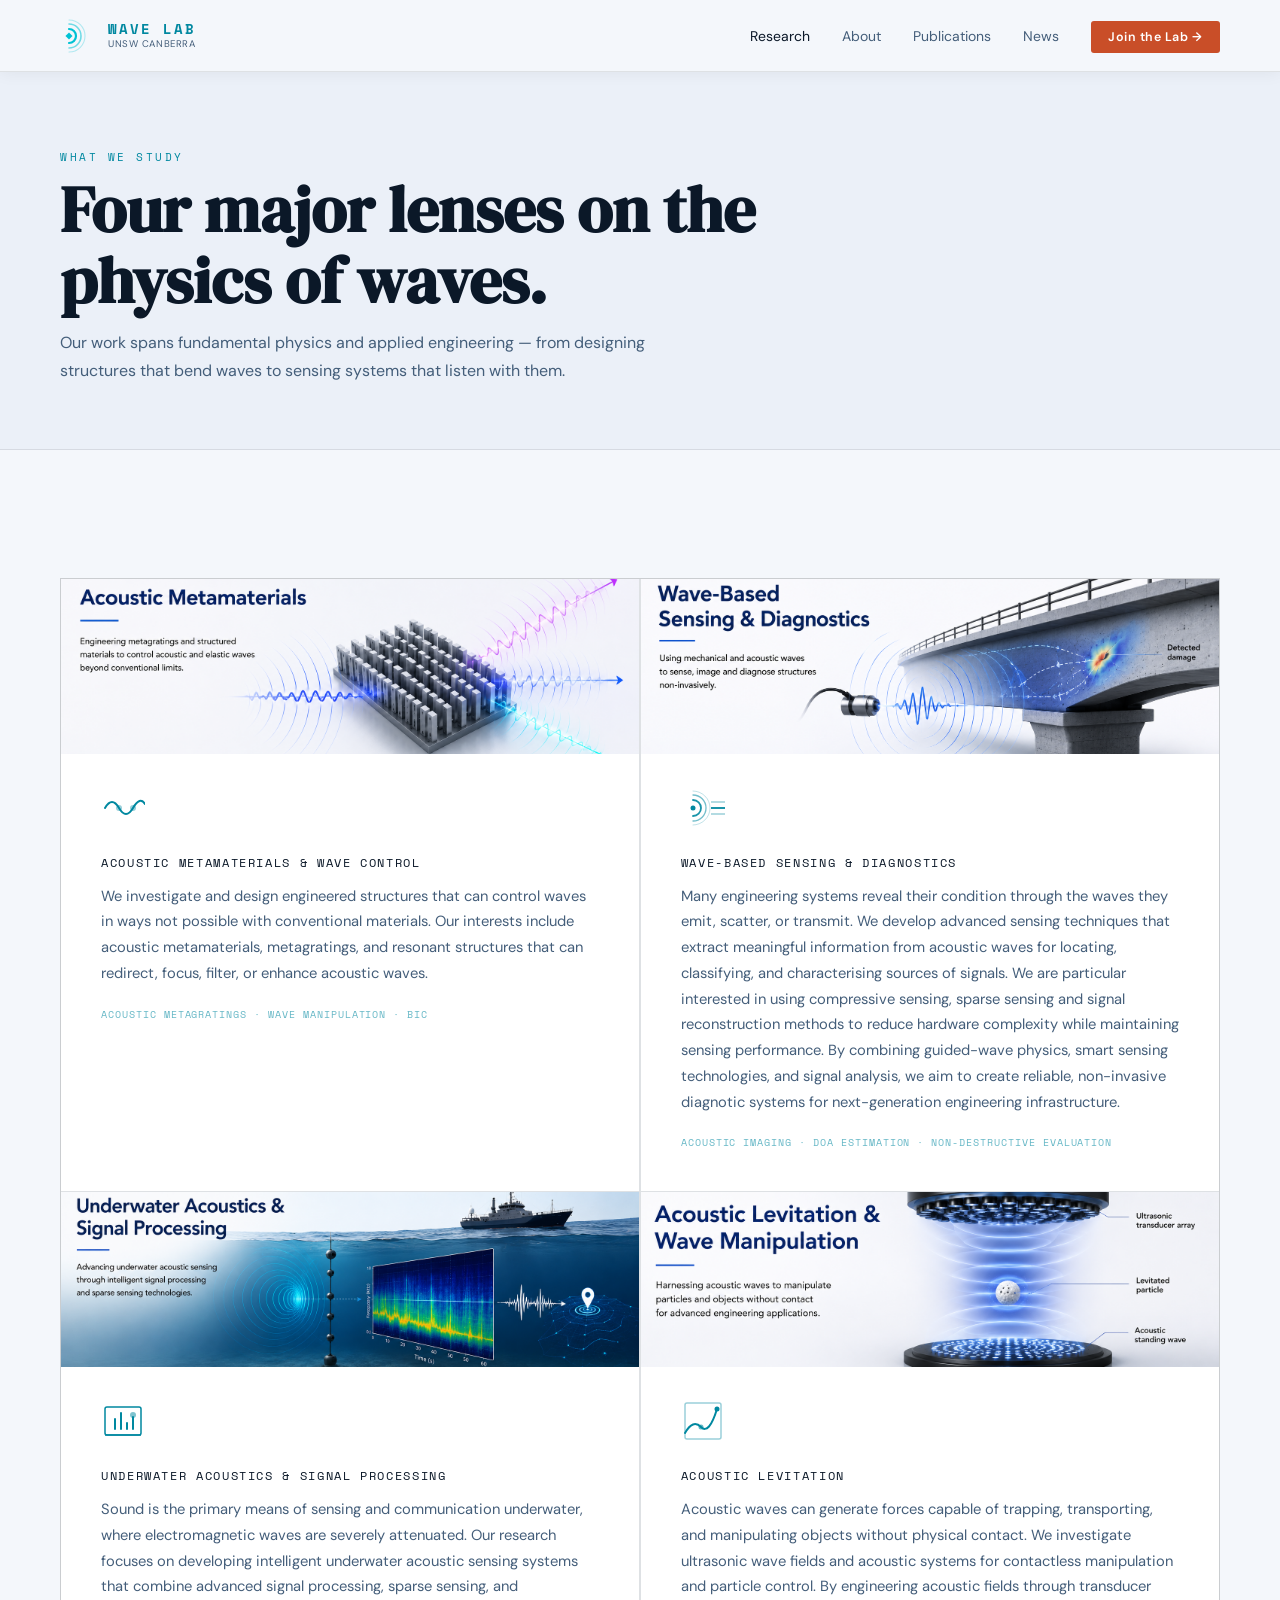
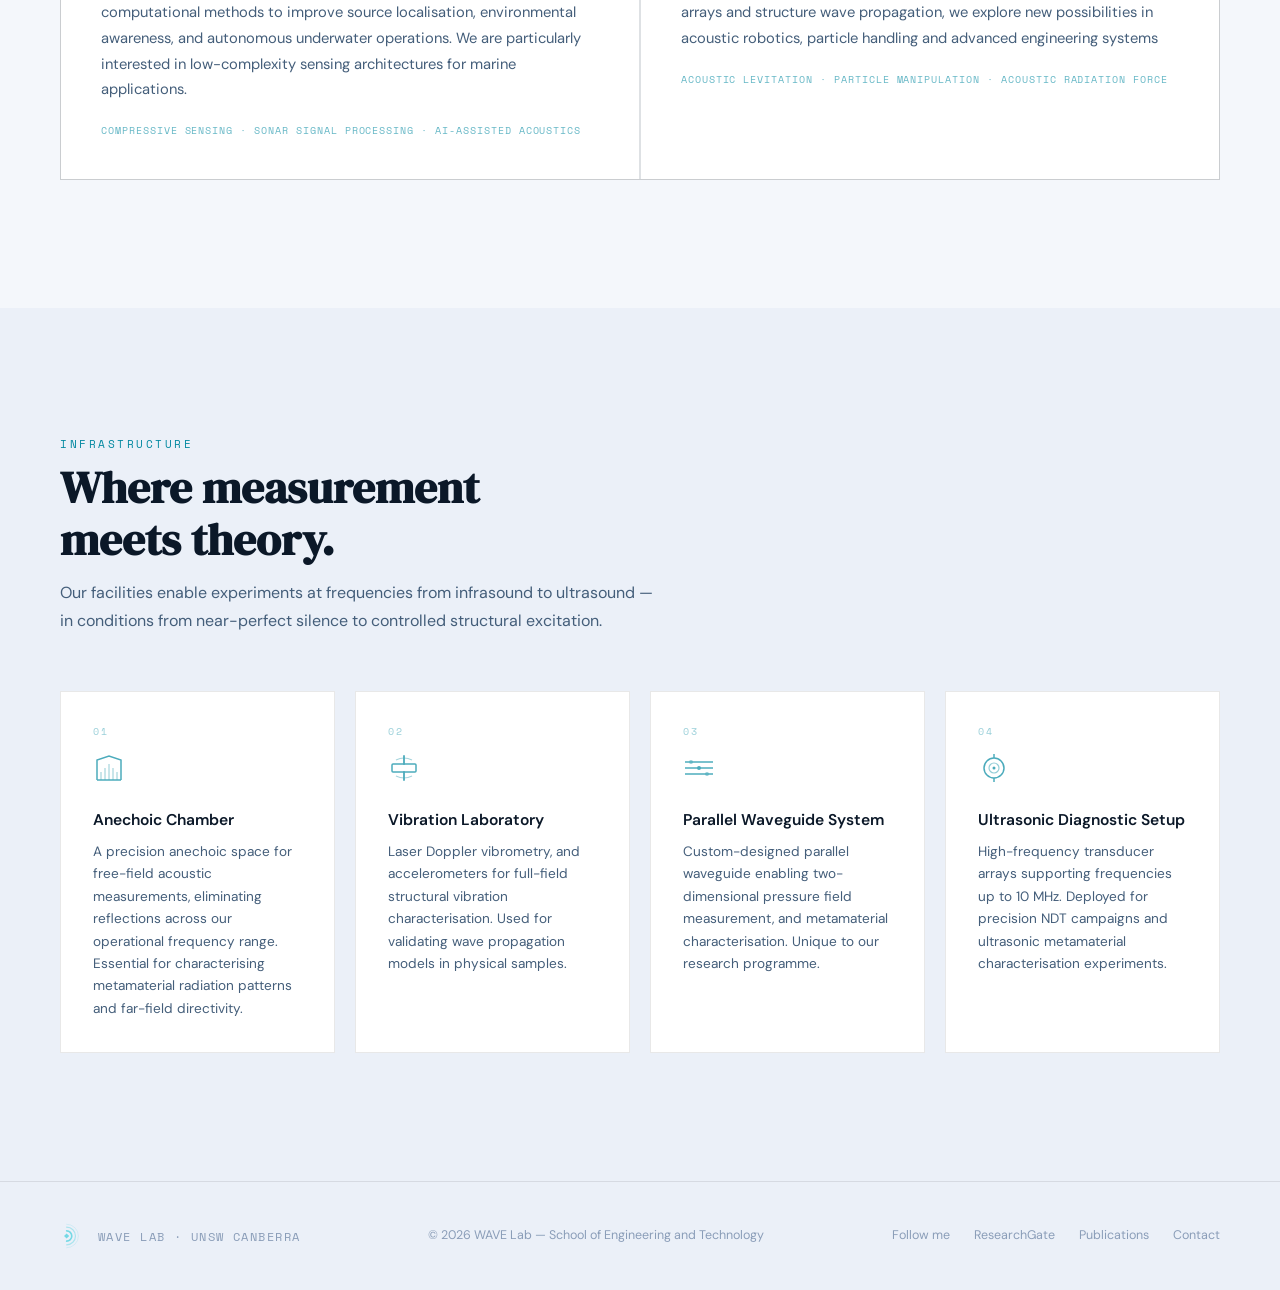
<file: research.html>
<!DOCTYPE html>
<html lang="en">
<head>
<meta charset="UTF-8">
<meta name="viewport" content="width=device-width, initial-scale=1.0">
<meta name="description" content="Research areas at WAVE Lab — acoustic metamaterials, ultrasonic sensing, non-destructive testing, and wave-based classification.">
<title>Research | WAVE Lab</title>
<link rel="preconnect" href="https://fonts.googleapis.com">
<link rel="preconnect" href="https://fonts.gstatic.com" crossorigin>
<link href="https://fonts.googleapis.com/css2?family=DM+Serif+Display:ital@0;1&family=DM+Sans:ital,opsz,wght@0,9..40,300;0,9..40,400;0,9..40,500;0,9..40,600;1,9..40,300&family=Space+Mono:wght@400;700&display=swap" rel="stylesheet">
<link rel="stylesheet" href="style.css">
</head>
<body>

<!-- ═══════════════════ NAV ═══════════════════ -->
<nav class="nav nav--solid" id="nav">
  <div class="nav__inner">
    <a href="index.html" class="nav__logo" aria-label="WAVE Lab home">
      <svg class="nav__logomark" viewBox="0 0 38 38" fill="none" aria-hidden="true">
        <rect x="6.5" y="16.5" width="5" height="5" fill="#00C2D4" transform="rotate(45 9 19)"/>
        <path d="M9,12 A7,7 0 0,1 9,26" stroke="#00C2D4" stroke-width="2.2" stroke-linecap="round"/>
        <path d="M9,7 A12,12 0 0,1 9,31" stroke="#00C2D4" stroke-width="1.6" stroke-linecap="round" opacity=".55"/>
        <path d="M9,3 A16,16 0 0,1 9,35" stroke="#00C2D4" stroke-width="1.1" stroke-linecap="round" opacity=".28"/>
      </svg>
      <div class="nav__logotext">
        <span class="nav__logoname">WAVE LAB</span>
        <span class="nav__logosub">UNSW Canberra</span>
      </div>
    </a>
    <ul class="nav__links" id="nav-links" role="list">
      <li><a href="research.html" class="active">Research</a></li>
      <li><a href="about.html">About</a></li>
      <li><a href="publications.html">Publications</a></li>
      <li><a href="news.html">News</a></li>
      <li><a href="collaborate.html" class="nav__cta">Join the Lab →</a></li>
    </ul>
    <button class="nav__burger" id="burger" aria-label="Toggle navigation" aria-expanded="false">
      <span></span><span></span><span></span>
    </button>
  </div>
</nav>

<!-- ═══════════════════ PAGE HERO ═══════════════════ -->
<header class="page-hero">
  <div class="container">
    <p class="page-hero__label">What We Study</p>
    <h1 class="page-hero__title">Four major lenses on the<br>physics of waves.</h1>
    <p class="page-hero__sub">Our work spans fundamental physics and applied engineering — from designing structures that bend waves to sensing systems that listen with them.</p>
  </div>
</header>

<!-- ═══════════════════ RESEARCH GRID ═══════════════════ -->
<section class="section section--dark" aria-labelledby="research-title">
  <div class="container">
    <div class="research-grid">
      <div class="rcard fu">
        <div class="rcard__img">
          <img src="R1_Acoustic_Metagratings.png" alt="Direction1" style="width:500%;height:200%;object-fit:cover;">
        </div>
        <div class="rcard__body">
          <svg class="rcard__icon" viewBox="0 0 44 44" fill="none" aria-hidden="true">
            <path d="M4 22 Q11 10 18 22 Q25 34 32 22 Q39 10 44 18" stroke="currentColor" stroke-width="2" stroke-linecap="round" fill="none"/>
            <circle cx="18" cy="22" r="3" fill="currentColor" opacity=".4"/>
            <circle cx="32" cy="22" r="3" fill="currentColor" opacity=".4"/>
          </svg>
          <p class="rcard__title">Acoustic Metamaterials & Wave Control</p>
          <p class="rcard__text">We investigate and design engineered structures that can control waves in ways not possible with conventional materials. Our interests include acoustic metamaterials, metagratings, and resonant structures that can redirect, focus, filter, or enhance acoustic waves.</p>
          <span class="rcard__tag">Acoustic Metagratings · Wave Manipulation · BIC</span>
        </div>
      </div>
      <div class="rcard fu">
        <div class="rcard__img">
          <img src="R2_Diagnostics.png" alt="Direction2" style="width:500%;height:205%;object-fit:cover;">
        </div>
        <div class="rcard__body">
          <svg class="rcard__icon" viewBox="0 0 44 44" fill="none" aria-hidden="true">
            <circle cx="12" cy="22" r="2.5" fill="currentColor"/>
            <path d="M12,14 A8,8 0 0,1 12,30" stroke="currentColor" stroke-width="1.8" stroke-linecap="round" opacity=".9"/>
            <path d="M12,9 A13,13 0 0,1 12,35" stroke="currentColor" stroke-width="1.3" stroke-linecap="round" opacity=".55"/>
            <path d="M12,5 A17,17 0 0,1 12,39" stroke="currentColor" stroke-width=".9" stroke-linecap="round" opacity=".28"/>
            <line x1="30" y1="16" x2="44" y2="16" stroke="currentColor" stroke-width="1.2" opacity=".5"/>
            <line x1="30" y1="22" x2="44" y2="22" stroke="currentColor" stroke-width="1.8"/>
            <line x1="30" y1="28" x2="44" y2="28" stroke="currentColor" stroke-width="1.2" opacity=".5"/>
          </svg>
          <p class="rcard__title">Wave-based Sensing & Diagnostics</p>
          <p class="rcard__text">Many engineering systems reveal their condition through the waves they emit, scatter, or transmit. We develop advanced sensing techniques that extract meaningful information from acoustic waves for locating, classifying, and characterising sources of signals. We are particular interested in using compressive sensing, sparse sensing and signal reconstruction methods to reduce hardware complexity while maintaining sensing performance. By combining guided-wave physics, smart sensing technologies, and signal analysis, we aim to create reliable, non-invasive diagnotic systems for next-generation engineering infrastructure.</p>
          <span class="rcard__tag">Acoustic Imaging · DOA Estimation · Non-Destructive Evaluation</span>
        </div>
      </div>
      <div class="rcard fu">
        <div class="rcard__img">
          <img src="R3_Underwater.png" alt="Direction3" style="width:500%;height:205%;object-fit:cover;">
        </div>
        <div class="rcard__body">
          <svg class="rcard__icon" viewBox="0 0 44 44" fill="none" aria-hidden="true">
            <rect x="4" y="8" width="36" height="28" rx="2" stroke="currentColor" stroke-width="1.5" fill="none"/>
            <path d="M14 30 L14 20 M20 30 L20 14 M26 30 L26 24 M32 30 L32 18" stroke="currentColor" stroke-width="2" stroke-linecap="round"/>
            <circle cx="32" cy="16" r="3" fill="currentColor" opacity=".5"/>
            <line x1="4" y1="36" x2="40" y2="36" stroke="currentColor" stroke-width="1.5"/>
          </svg>
          <p class="rcard__title">Underwater Acoustics & Signal Processing</p>
          <p class="rcard__text">Sound is the primary means of sensing and communication underwater, where electromagnetic waves are severely attenuated. Our research focuses on developing intelligent underwater acoustic sensing systems that combine advanced signal processing, sparse sensing, and computational methods to improve source localisation, environmental awareness, and autonomous underwater operations. We are particularly interested in low-complexity sensing architectures for marine applications.</p>
          <span class="rcard__tag">Compressive Sensing · Sonar Signal Processing · AI-assisted Acoustics</span>
        </div>
      </div>
      <div class="rcard fu">
        <div class="rcard__img">
          <img src="R4_Levitation.png" alt="Direction4" style="width:500%;height:205%;object-fit:cover;">
        </div>
        <div class="rcard__body">
          <svg class="rcard__icon" viewBox="0 0 44 44" fill="none" aria-hidden="true">
            <rect x="4" y="4" width="36" height="36" rx="2" stroke="currentColor" stroke-width="1.5" fill="none" opacity=".4"/>
            <path d="M4 34 Q12 20 20 28 Q28 36 36 10" stroke="currentColor" stroke-width="2" stroke-linecap="round" fill="none"/>
            <circle cx="20" cy="28" r="2.5" fill="currentColor" opacity=".6"/>
            <circle cx="36" cy="10" r="2.5" fill="currentColor"/>
          </svg>
          <p class="rcard__title">Acoustic Levitation</p>
          <p class="rcard__text">Acoustic waves can generate forces capable of trapping, transporting, and manipulating objects without physical contact. We investigate ultrasonic wave fields and acoustic systems for contactless manipulation and particle control. By engineering acoustic fields through transducer arrays and structure wave propagation, we explore new possibilities in acoustic robotics, particle handling and advanced engineering systems</p>
          <span class="rcard__tag">Acoustic Levitation · Particle Manipulation · Acoustic Radiation Force</span>
        </div>
      </div>
    </div>
  </div>
</section>

<!-- ═══════════════════ FACILITIES ═══════════════════ -->
<section class="section section--mid" id="facilities" aria-labelledby="fac-title">
  <div class="container">
    <div class="section__hd fu">
      <p class="section__label">Infrastructure</p>
      <h2 class="section__title" id="fac-title">Where measurement<br>meets theory.</h2>
      <p class="section__sub">Our facilities enable experiments at frequencies from infrasound to ultrasound — in conditions from near-perfect silence to controlled structural excitation.</p>
    </div>
    <div class="fac-grid">
      <div class="faccard fu">
        <div class="faccard__num">01</div>
        <svg class="faccard__icon" viewBox="0 0 32 32" fill="none" aria-hidden="true">
          <path d="M4 28 L4 8 L16 4 L28 8 L28 28" stroke="currentColor" stroke-width="1.5" fill="none"/>
          <path d="M4 28 L28 28" stroke="currentColor" stroke-width="1.5"/>
          <path d="M8 28 L8 20 M12 28 L12 16 M16 28 L16 12 M20 28 L20 16 M24 28 L24 20" stroke="currentColor" stroke-width="1.2" opacity=".5"/>
        </svg>
        <h3 class="faccard__title">Anechoic Chamber</h3>
        <p class="faccard__text">A precision anechoic space for free-field acoustic measurements, eliminating reflections across our operational frequency range. Essential for characterising metamaterial radiation patterns and far-field directivity.</p>
      </div>
      <div class="faccard fu">
        <div class="faccard__num">02</div>
        <svg class="faccard__icon" viewBox="0 0 32 32" fill="none" aria-hidden="true">
          <rect x="4" y="12" width="24" height="8" rx="1" stroke="currentColor" stroke-width="1.5" fill="none"/>
          <path d="M16 4 L16 12 M16 20 L16 28" stroke="currentColor" stroke-width="1.8" stroke-linecap="round"/>
          <path d="M8 8 Q16 4 24 8" stroke="currentColor" stroke-width="1.2" opacity=".5" fill="none"/>
          <path d="M8 24 Q16 28 24 24" stroke="currentColor" stroke-width="1.2" opacity=".5" fill="none"/>
        </svg>
        <h3 class="faccard__title">Vibration Laboratory</h3>
        <p class="faccard__text">Laser Doppler vibrometry, and accelerometers for full-field structural vibration characterisation. Used for validating wave propagation models in physical samples.</p>
      </div>
      <div class="faccard fu">
        <div class="faccard__num">03</div>
        <svg class="faccard__icon" viewBox="0 0 32 32" fill="none" aria-hidden="true">
          <line x1="2" y1="10" x2="30" y2="10" stroke="currentColor" stroke-width="1.5"/>
          <line x1="2" y1="16" x2="30" y2="16" stroke="currentColor" stroke-width="1.5"/>
          <line x1="2" y1="22" x2="30" y2="22" stroke="currentColor" stroke-width="1.5"/>
          <circle cx="8"  cy="10" r="2" fill="currentColor" opacity=".6"/>
          <circle cx="16" cy="16" r="2" fill="currentColor"/>
          <circle cx="24" cy="22" r="2" fill="currentColor" opacity=".6"/>
        </svg>
        <h3 class="faccard__title">Parallel Waveguide System</h3>
        <p class="faccard__text">Custom-designed parallel waveguide enabling two-dimensional pressure field measurement, and metamaterial characterisation. Unique to our research programme.</p>
      </div>
      <div class="faccard fu">
        <div class="faccard__num">04</div>
        <svg class="faccard__icon" viewBox="0 0 32 32" fill="none" aria-hidden="true">
          <circle cx="16" cy="16" r="10" stroke="currentColor" stroke-width="1.5" fill="none"/>
          <circle cx="16" cy="16" r="5"  stroke="currentColor" stroke-width="1.2" fill="none" opacity=".6"/>
          <circle cx="16" cy="16" r="1.5" fill="currentColor"/>
          <line x1="16" y1="2"  x2="16" y2="6"  stroke="currentColor" stroke-width="1.5"/>
          <line x1="16" y1="26" x2="16" y2="30" stroke="currentColor" stroke-width="1.5"/>
        </svg>
        <h3 class="faccard__title">Ultrasonic Diagnostic Setup</h3>
        <p class="faccard__text">High-frequency transducer arrays supporting frequencies up to 10 MHz. Deployed for precision NDT campaigns and ultrasonic metamaterial characterisation experiments.</p>
      </div>
    </div>
  </div>
</section>

<!-- ═══════════════════ FOOTER ═══════════════════ -->
<footer class="footer">
  <div class="container">
    <div class="footer__inner">
      <div class="footer__brand">
        <svg class="footer__brandmark" viewBox="0 0 38 38" fill="none" aria-hidden="true">
          <rect x="6.5" y="16.5" width="5" height="5" fill="#00C2D4" transform="rotate(45 9 19)"/>
          <path d="M9,12 A7,7 0 0,1 9,26" stroke="#00C2D4" stroke-width="2.2" stroke-linecap="round"/>
          <path d="M9,7 A12,12 0 0,1 9,31" stroke="#00C2D4" stroke-width="1.6" stroke-linecap="round" opacity=".55"/>
          <path d="M9,3 A16,16 0 0,1 9,35" stroke="#00C2D4" stroke-width="1.1" stroke-linecap="round" opacity=".28"/>
        </svg>
        <span class="footer__brandname">WAVE LAB · UNSW CANBERRA</span>
      </div>
      <p class="footer__copy">© 2026 WAVE Lab — School of Engineering and Technology</p>
      <nav class="footer__links" aria-label="Footer links">
	<a href="https://www.unsw.edu.au/staff/yan-kei-chiang" target="_blank" rel="noopener">Follow me</a>
        <a href="https://www.researchgate.net/profile/Yan-Kei-Chiang/research" target="_blank" rel="noopener">ResearchGate</a>
        <a href="publications.html">Publications</a>
        <a href="mailto:y.chiang@unsw.edu.au">Contact</a>
      </nav>
    </div>
  </div>
</footer>

<script src="main.js"></script>
</body>
</html>
</file>
<file: style.css>
*,*::before,*::after{box-sizing:border-box;margin:0;padding:0}

:root{
  --bg:      #F4F7FB;
  --bg2:     #EBF0F8;
  --bg3:     #DDE5F2;
  --bgcard:  #FFFFFF;
  --accent:  #0088A0;
  --aglow:   rgba(0,136,160,0.10);
  --aborder: rgba(0,136,160,0.28);
  --violet:  #5E47B0;
  --warm:    #C94E28;
  --text:    #0B1828;
  --text2:   #445E7A;
  --text3:   #8A9DB8;
  --border:  rgba(0,0,0,0.09);
  --serif:   'DM Serif Display',Georgia,serif;
  --sans:    'DM Sans',system-ui,sans-serif;
  --mono:    'Space Mono','Courier New',monospace;
  --navh:    72px;
  --pad:     clamp(72px,10vw,130px);
  --w:       min(1160px,100% - 3rem);
}

html{scroll-behavior:smooth}
body{font-family:var(--sans);background:var(--bg);color:var(--text);font-size:16px;line-height:1.6;overflow-x:hidden;-webkit-font-smoothing:antialiased}
img{display:block;max-width:100%}
a{color:inherit}

/* ── NAV ── */
.nav{position:fixed;top:0;left:0;right:0;z-index:100;height:var(--navh);display:flex;align-items:center;transition:background .4s,border-color .4s,box-shadow .4s;border-bottom:1px solid transparent}
.nav.scrolled{background:rgba(244,247,251,.96);backdrop-filter:blur(14px);border-color:var(--border);box-shadow:0 1px 16px rgba(0,0,0,.06)}
.nav.nav--solid{background:rgba(244,247,251,.97);backdrop-filter:blur(14px);border-color:var(--border);box-shadow:0 1px 16px rgba(0,0,0,.06)}
.nav__inner{width:var(--w);margin:0 auto;display:flex;align-items:center;justify-content:space-between}
.nav__logo{display:flex;align-items:center;gap:10px;text-decoration:none;color:var(--text)}
.nav__logomark{width:38px;height:38px;flex-shrink:0}
.nav__logotext{display:flex;flex-direction:column;line-height:1}
.nav__logoname{font-family:var(--mono);font-size:.88rem;font-weight:700;letter-spacing:.14em;color:var(--accent)}
.nav__logosub{font-size:.6rem;color:var(--text2);letter-spacing:.06em;margin-top:3px;text-transform:uppercase}
.nav__links{display:flex;align-items:center;gap:2rem;list-style:none}
.nav__links a{text-decoration:none;font-size:.875rem;color:var(--text2);transition:color .2s}
.nav__links a:hover{color:var(--text)}
.nav__links a.active{color:var(--text)}
.nav__cta{background:var(--warm)!important;color:#fff!important;padding:.5rem 1.1rem;border-radius:3px;font-weight:600!important;font-size:.78rem!important;letter-spacing:.04em;transition:opacity .2s!important}
.nav__cta:hover{opacity:.82}
.nav__burger{display:none;flex-direction:column;gap:5px;cursor:pointer;background:none;border:none;padding:4px}
.nav__burger span{display:block;width:22px;height:2px;background:var(--text);transition:all .3s;border-radius:1px}

/* ── HERO ── */
.hero{position:relative;min-height:100vh;display:flex;align-items:center;overflow:hidden;background:var(--bg)}
.hero__canvas{position:absolute;inset:0;width:100%;height:100%}
.hero__overlay{position:absolute;inset:0;background:linear-gradient(105deg,rgba(244,247,251,.88) 40%,rgba(244,247,251,.30) 100%)}
.hero__content{position:relative;z-index:1;width:var(--w);margin:0 auto;padding-top:var(--navh)}
.hero__eyebrow{font-family:var(--mono);font-size:.68rem;letter-spacing:.22em;color:var(--accent);text-transform:uppercase;margin-bottom:1.6rem;opacity:0;animation:fadeUp .8s .3s forwards}
.hero__headline{font-family:var(--serif);font-size:clamp(3rem,7.5vw,6.4rem);color:var(--text);line-height:1.08;margin-bottom:1.5rem;max-width:13ch;opacity:0;animation:fadeUp .8s .5s forwards}
.hero__headline em{font-style:italic;color:var(--accent)}
.hero__sub{font-size:clamp(.95rem,1.4vw,1.1rem);color:var(--text2);max-width:50ch;line-height:1.75;margin-bottom:2.25rem;opacity:0;animation:fadeUp .8s .7s forwards}
.hero__tags{display:flex;flex-wrap:wrap;gap:.5rem;margin-bottom:2.5rem;opacity:0;animation:fadeUp .8s .85s forwards}
.hero__tag{font-family:var(--mono);font-size:.62rem;letter-spacing:.1em;padding:.28rem .7rem;border:1px solid var(--aborder);border-radius:2px;color:var(--accent);text-transform:uppercase}
.hero__actions{display:flex;gap:.875rem;flex-wrap:wrap;opacity:0;animation:fadeUp .8s 1s forwards}
.hero__scroll{position:absolute;bottom:2rem;left:50%;transform:translateX(-50%);display:flex;flex-direction:column;align-items:center;gap:.4rem;color:var(--text3);font-family:var(--mono);font-size:.58rem;letter-spacing:.18em;text-transform:uppercase;opacity:0;animation:fadeIn 1s 1.6s forwards}
.hero__scrollline{width:1px;height:38px;background:linear-gradient(to bottom,var(--text3),transparent);animation:scrollpulse 2.2s 1.6s infinite}

/* ── PAGE HERO (inner pages) ── */
.page-hero{padding:calc(var(--navh) + clamp(3rem,6vw,5rem)) 0 clamp(3rem,5vw,4rem);background:var(--bg2);border-bottom:1px solid var(--border)}
.page-hero__label{font-family:var(--mono);font-size:.66rem;letter-spacing:.24em;text-transform:uppercase;color:var(--accent);margin-bottom:.6rem}
.page-hero__title{font-family:var(--serif);font-size:clamp(2.2rem,5vw,4rem);color:var(--text);line-height:1.1}
.page-hero__sub{font-size:1rem;color:var(--text2);max-width:54ch;line-height:1.75;margin-top:.8rem}

/* ── BUTTONS ── */
.btn{display:inline-flex;align-items:center;gap:.35rem;padding:.75rem 1.5rem;font-family:var(--sans);font-size:.875rem;font-weight:500;border-radius:3px;text-decoration:none;transition:all .2s;cursor:pointer;border:none;line-height:1}
.btn-primary{background:var(--accent);color:#fff;font-weight:700}
.btn-primary:hover{background:#009CB8;transform:translateY(-2px);box-shadow:0 6px 24px rgba(0,136,160,.22)}
.btn-secondary{background:transparent;color:var(--text);border:1px solid var(--border)}
.btn-secondary:hover{border-color:rgba(0,0,0,.2);background:rgba(0,0,0,.04)}
.btn-warm{background:var(--warm);color:#fff;font-weight:700}
.btn-warm:hover{background:#E05530;transform:translateY(-2px);box-shadow:0 6px 24px rgba(201,78,40,.25)}

/* ── SECTIONS SHARED ── */
.section{padding:var(--pad) 0}
.section--mid{background:var(--bg2)}
.section--dark{background:var(--bg)}
.section--deep{background:var(--bg3)}
.container{width:var(--w);margin:0 auto}
.section__label{font-family:var(--mono);font-size:.66rem;letter-spacing:.24em;text-transform:uppercase;color:var(--accent);margin-bottom:.6rem}
.section__title{font-family:var(--serif);font-size:clamp(1.9rem,3.5vw,2.9rem);color:var(--text);margin-bottom:.9rem;line-height:1.15}
.section__sub{font-size:1rem;color:var(--text2);max-width:54ch;line-height:1.75}
.section__hd{margin-bottom:3.5rem}

/* ── RESEARCH GRID ── */
.research-grid{display:grid;grid-template-columns:repeat(2,1fr);gap:1.5px;background:var(--border);border:1px solid var(--border)}
.rcard{background:var(--bgcard);padding:0;position:relative;overflow:hidden;transition:background .3s;display:flex;flex-direction:column}
.rcard::after{content:'';position:absolute;bottom:0;left:0;right:0;height:2px;background:var(--accent);transform:scaleX(0);transform-origin:left;transition:transform .35s}
.rcard:hover{background:var(--bg2)}
.rcard:hover::after{transform:scaleX(1)}
.rcard__icon{width:44px;height:44px;margin-bottom:1.5rem;color:var(--accent)}
.rcard__title{font-family:var(--mono);font-size:.73rem;letter-spacing:.14em;text-transform:uppercase;color:var(--text);margin-bottom:.7rem}
.rcard__text{font-size:.92rem;color:var(--text2);line-height:1.75}
.rcard__tag{display:inline-block;margin-top:1.25rem;font-family:var(--mono);font-size:.6rem;letter-spacing:.1em;text-transform:uppercase;color:var(--accent);opacity:.6}
.rcard__img{height:175px;overflow:hidden;position:relative;flex-shrink:0;background:var(--bg2)}
.rcard__img svg{width:100%;height:100%;display:block}
.rcard__body{padding:2rem 2.5rem 2.5rem;flex:1;display:flex;flex-direction:column}

/* ── SPLIT FEATURE ── */
.splitfeat{display:grid;grid-template-columns:1fr 1fr;align-items:stretch}
.splitfeat__vis{min-height:460px;background:var(--bg2);overflow:hidden;display:flex;align-items:center;justify-content:center;padding:2rem;border-right:1px solid var(--border)}
.splitfeat__vis svg{width:100%;height:auto;max-width:600px}
.splitfeat__content{padding:clamp(2.5rem,5vw,4.5rem) clamp(2rem,4vw,4rem);display:flex;flex-direction:column;justify-content:center;background:var(--bg)}
.splitfeat__accent{display:block;width:3px;height:2.5rem;background:var(--accent);margin-bottom:1.5rem;border-radius:1px}
.splitfeat__list{margin-top:1.5rem;list-style:none;display:flex;flex-direction:column;gap:.65rem}
.splitfeat__list li{display:flex;align-items:flex-start;gap:.75rem;font-size:.9rem;color:var(--text2);line-height:1.55}
.splitfeat__list li::before{content:'';display:block;width:5px;height:5px;border-radius:50%;background:var(--accent);flex-shrink:0;margin-top:.55em}

/* ── ABOUT ── */
.about-grid{display:grid;grid-template-columns:1fr 1.7fr;gap:5rem;align-items:center}
.about-photo{position:relative}
.about-photobox{width:100%;aspect-ratio:3/4;background:var(--bg3);border:1px solid var(--border);display:flex;align-items:center;justify-content:center;position:relative;overflow:hidden}
.about-photobox__mono{font-family:var(--mono);font-size:.7rem;letter-spacing:.12em;color:var(--text3);text-align:center}
.about-photobox__initials{font-family:var(--serif);font-size:4rem;color:var(--text3);line-height:1;margin-bottom:.5rem}
.about-accent{position:absolute;bottom:-1.25rem;right:-1.25rem;width:55%;height:55%;border:1px solid var(--aborder);pointer-events:none}
.about-content__role{font-family:var(--mono);font-size:.66rem;letter-spacing:.18em;text-transform:uppercase;color:var(--accent);margin-bottom:.4rem}
.about-content__name{font-family:var(--serif);font-size:clamp(1.7rem,2.8vw,2.4rem);color:var(--text);margin-bottom:.3rem;line-height:1.15}
.about-content__inst{font-family:var(--mono);font-size:.7rem;letter-spacing:.08em;color:var(--text2);margin-bottom:1.75rem}
.about-content__bio{font-size:.975rem;color:var(--text2);line-height:1.85;margin-bottom:2rem}
.about-links{display:flex;gap:.6rem;flex-wrap:wrap}
.pill{display:inline-flex;align-items:center;gap:.25rem;padding:.4rem .9rem;border:1px solid var(--border);border-radius:2px;font-family:var(--mono);font-size:.64rem;letter-spacing:.08em;color:var(--text2);text-decoration:none;transition:all .2s;text-transform:uppercase}
.pill:hover{border-color:var(--aborder);color:var(--accent)}

/* ── FACILITIES ── */
.fac-grid{display:grid;grid-template-columns:repeat(auto-fit,minmax(230px,1fr));gap:1.25rem}
.faccard{border:1px solid var(--border);padding:2rem;transition:border-color .3s,transform .3s;position:relative;background:var(--bgcard)}
.faccard:hover{border-color:var(--aborder);transform:translateY(-3px)}
.faccard__num{font-family:var(--mono);font-size:.62rem;letter-spacing:.16em;color:var(--accent);opacity:.4;margin-bottom:.75rem}
.faccard__icon{width:32px;height:32px;color:var(--accent);opacity:.7;margin-bottom:1rem}
.faccard__title{font-size:.975rem;font-weight:600;color:var(--text);margin-bottom:.5rem}
.faccard__text{font-size:.85rem;color:var(--text2);line-height:1.65}

/* ── PUBLICATIONS ── */
.pub-list{border-top:1px solid var(--border)}
.pub-item{display:grid;grid-template-columns:3.5rem 1fr 6rem;gap:1.25rem;align-items:start;padding:1.75rem 0;border-bottom:1px solid var(--border);transition:padding-left .2s}
.pub-item:hover{padding-left:.5rem}
.pub-year{font-family:var(--mono);font-size:.7rem;color:var(--text3);padding-top:.2rem}
.pub-venue{font-family:var(--mono);font-size:.62rem;letter-spacing:.1em;text-transform:uppercase;color:var(--accent);margin-bottom:.3rem}
.pub-title{font-size:.95rem;color:var(--text);line-height:1.5;margin-bottom:.3rem}
.pub-authors{font-size:.82rem;color:var(--text2)}
.pub-authors strong{color:var(--text)}
.pub-link{font-family:var(--mono);font-size:.62rem;letter-spacing:.08em;text-transform:uppercase;color:var(--text3);text-decoration:none;padding-top:.2rem;transition:color .2s;white-space:nowrap;justify-self:end}
.pub-link:hover{color:var(--accent)}
.pub-more{margin-top:2rem;text-align:center}

/* ── NEWS ── */
.news-grid{display:grid;grid-template-columns:repeat(auto-fit,minmax(290px,1fr));gap:1.25rem}
.newscard{background:var(--bgcard);border:1px solid var(--border);padding:2rem;transition:border-color .3s,transform .3s;display:flex;flex-direction:column;box-shadow:0 1px 4px rgba(0,0,0,.04)}
.newscard:hover{border-color:var(--aborder);transform:translateY(-3px)}
.newscard__tag{font-family:var(--mono);font-size:.6rem;letter-spacing:.14em;text-transform:uppercase;color:var(--accent);margin-bottom:.5rem}
.newscard__date{font-family:var(--mono);font-size:.65rem;color:var(--text3);margin-bottom:.75rem}
.newscard__title{font-size:1rem;font-weight:600;color:var(--text);line-height:1.4;margin-bottom:.75rem}
.newscard__text{font-size:.875rem;color:var(--text2);line-height:1.65;flex:1}
.newscard__more{display:inline-block;margin-top:1.25rem;font-family:var(--mono);font-size:.62rem;letter-spacing:.1em;text-transform:uppercase;color:var(--accent);text-decoration:none;opacity:.7;transition:opacity .2s}
.newscard__more:hover{opacity:1}

/* ── JOIN CTA ── */
.join{padding:var(--pad) 0;background:var(--bg3);position:relative;overflow:hidden;text-align:center}
.join__gridlines{position:absolute;inset:0;opacity:.06;background:repeating-linear-gradient(0deg,transparent,transparent 40px,var(--accent) 40px,var(--accent) 41px),repeating-linear-gradient(90deg,transparent,transparent 40px,var(--accent) 40px,var(--accent) 41px)}
.join__inner{position:relative;z-index:1;max-width:640px;margin:0 auto}
.join__title{font-family:var(--serif);font-size:clamp(2rem,4vw,3.1rem);color:var(--text);margin-bottom:1rem;line-height:1.15}
.join__sub{font-size:1rem;color:var(--text2);margin-bottom:2.5rem;line-height:1.75}
.join__actions{display:flex;gap:.875rem;justify-content:center;flex-wrap:wrap}
.join__options{display:grid;grid-template-columns:repeat(auto-fit,minmax(180px,1fr));gap:1rem;margin-top:3rem;text-align:left}
.joption{border:1px solid var(--border);padding:1.5rem;border-radius:3px;transition:border-color .3s;background:rgba(255,255,255,.6)}
.joption:hover{border-color:var(--aborder)}
.joption__title{font-family:var(--mono);font-size:.68rem;letter-spacing:.12em;text-transform:uppercase;color:var(--text);margin-bottom:.4rem}
.joption__text{font-size:.82rem;color:var(--text2);line-height:1.6}

/* ── FOOTER ── */
.footer{padding:2.5rem 0;border-top:1px solid var(--border);background:var(--bg2)}
.footer__inner{display:flex;justify-content:space-between;align-items:center;gap:2rem;flex-wrap:wrap}
.footer__brand{display:flex;align-items:center;gap:10px}
.footer__brandmark{width:28px;height:28px;opacity:.5}
.footer__brandname{font-family:var(--mono);font-size:.75rem;letter-spacing:.12em;color:var(--text3)}
.footer__copy{font-size:.78rem;color:var(--text3)}
.footer__links{display:flex;gap:1.5rem}
.footer__links a{font-size:.78rem;color:var(--text3);text-decoration:none;transition:color .2s}
.footer__links a:hover{color:var(--text2)}

/* ── SCROLL ANIMATIONS ── */
.fu{opacity:0;transform:translateY(28px);transition:opacity .65s,transform .65s}
.fu.vis{opacity:1;transform:none}
.fu:nth-child(1){transition-delay:.05s}
.fu:nth-child(2){transition-delay:.13s}
.fu:nth-child(3){transition-delay:.21s}
.fu:nth-child(4){transition-delay:.29s}

/* ── KEYFRAMES ── */
@keyframes fadeUp{from{opacity:0;transform:translateY(22px)}to{opacity:1;transform:none}}
@keyframes fadeIn{from{opacity:0}to{opacity:1}}
@keyframes scrollpulse{0%,100%{opacity:.8;transform:scaleY(1)}50%{opacity:.2;transform:scaleY(.5)}}

/* ── MOBILE ── */
@media(max-width:900px){
  .research-grid{grid-template-columns:1fr}
  .about-grid{grid-template-columns:1fr;gap:3rem}
  .about-accent{display:none}
  .splitfeat{grid-template-columns:1fr}
  .splitfeat__vis{min-height:280px;border-right:none;border-bottom:1px solid var(--border)}
}
@media(max-width:680px){
  .nav__links{display:none;flex-direction:column;position:fixed;top:var(--navh);left:0;right:0;background:rgba(244,247,251,.98);backdrop-filter:blur(14px);padding:1.5rem;border-bottom:1px solid var(--border);gap:1.25rem;align-items:flex-start}
  .nav__links.open{display:flex}
  .nav__burger{display:flex}
  .pub-item{grid-template-columns:1fr;gap:.4rem}
  .pub-year,.pub-link{display:none}
}
@media(prefers-reduced-motion:reduce){
  *,*::before,*::after{animation-duration:.01ms!important;transition-duration:.01ms!important}
  .hero__canvas{display:none}
}
</file>
